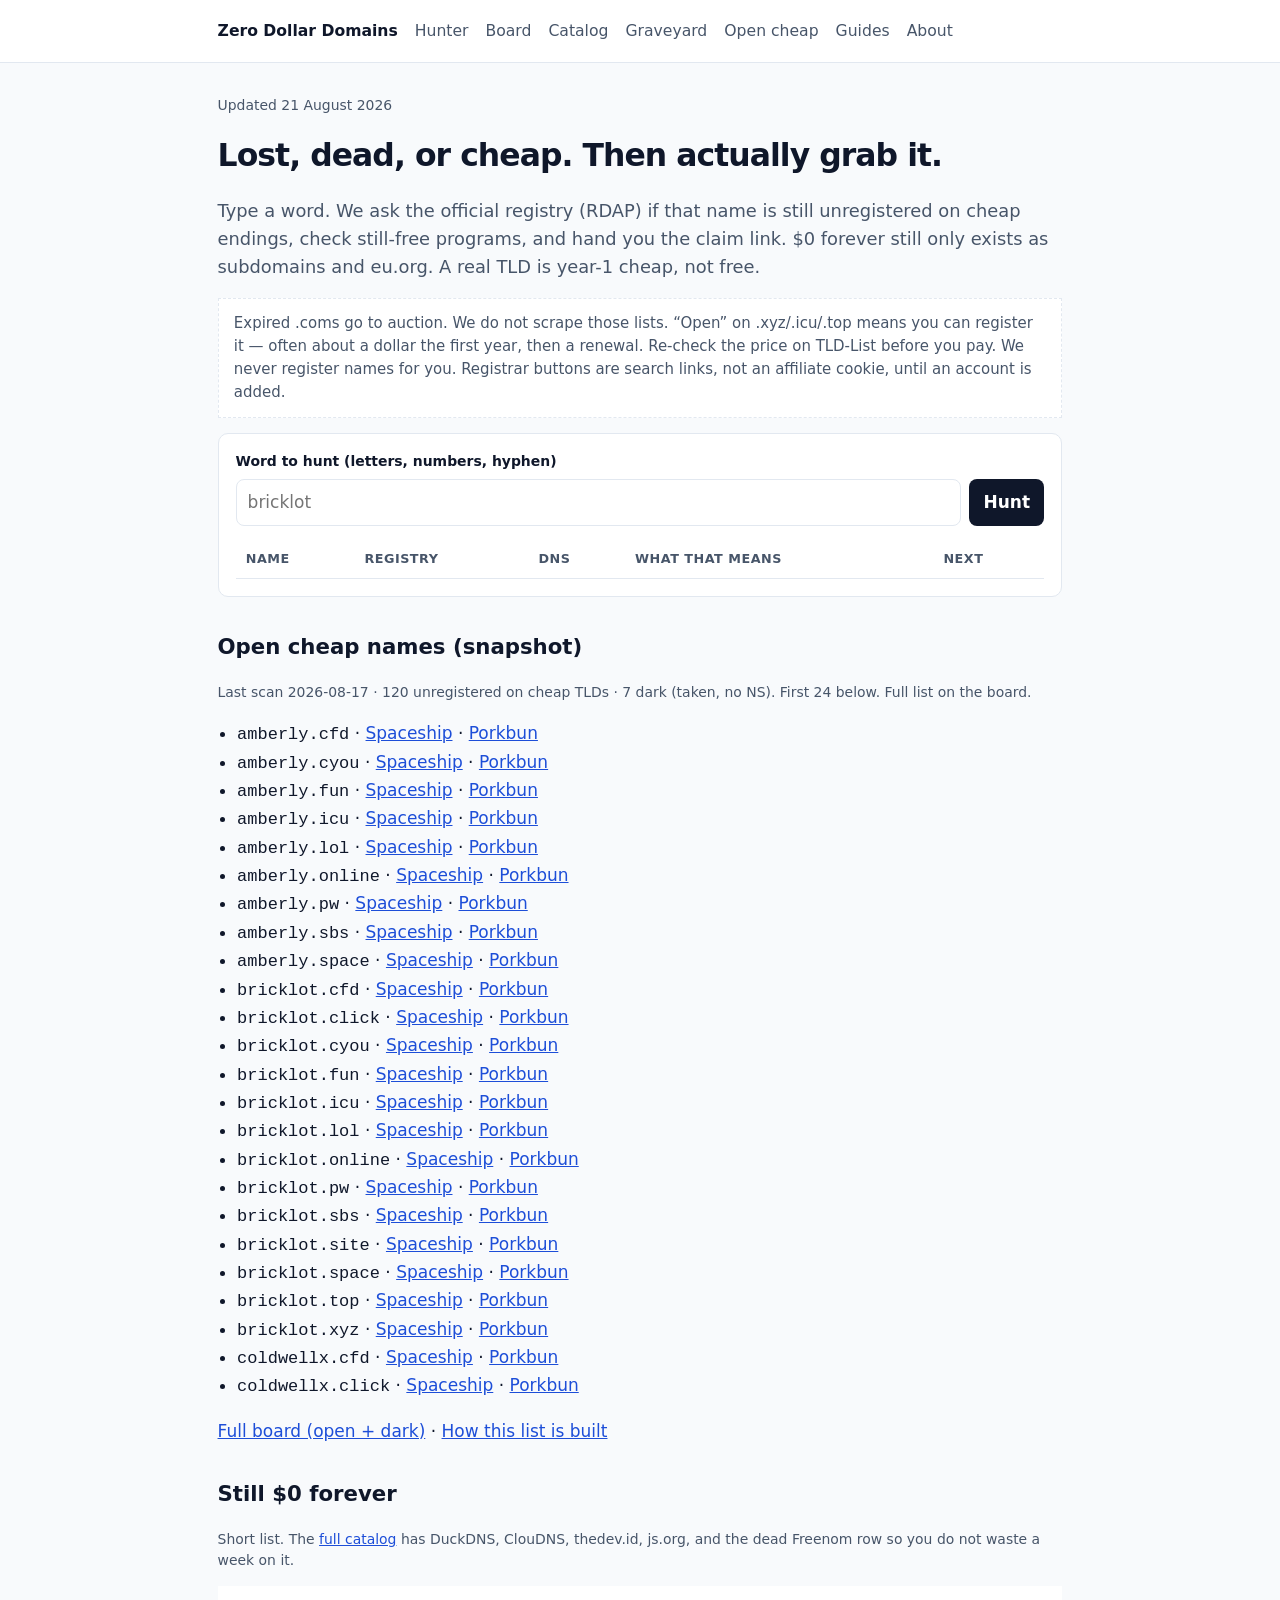
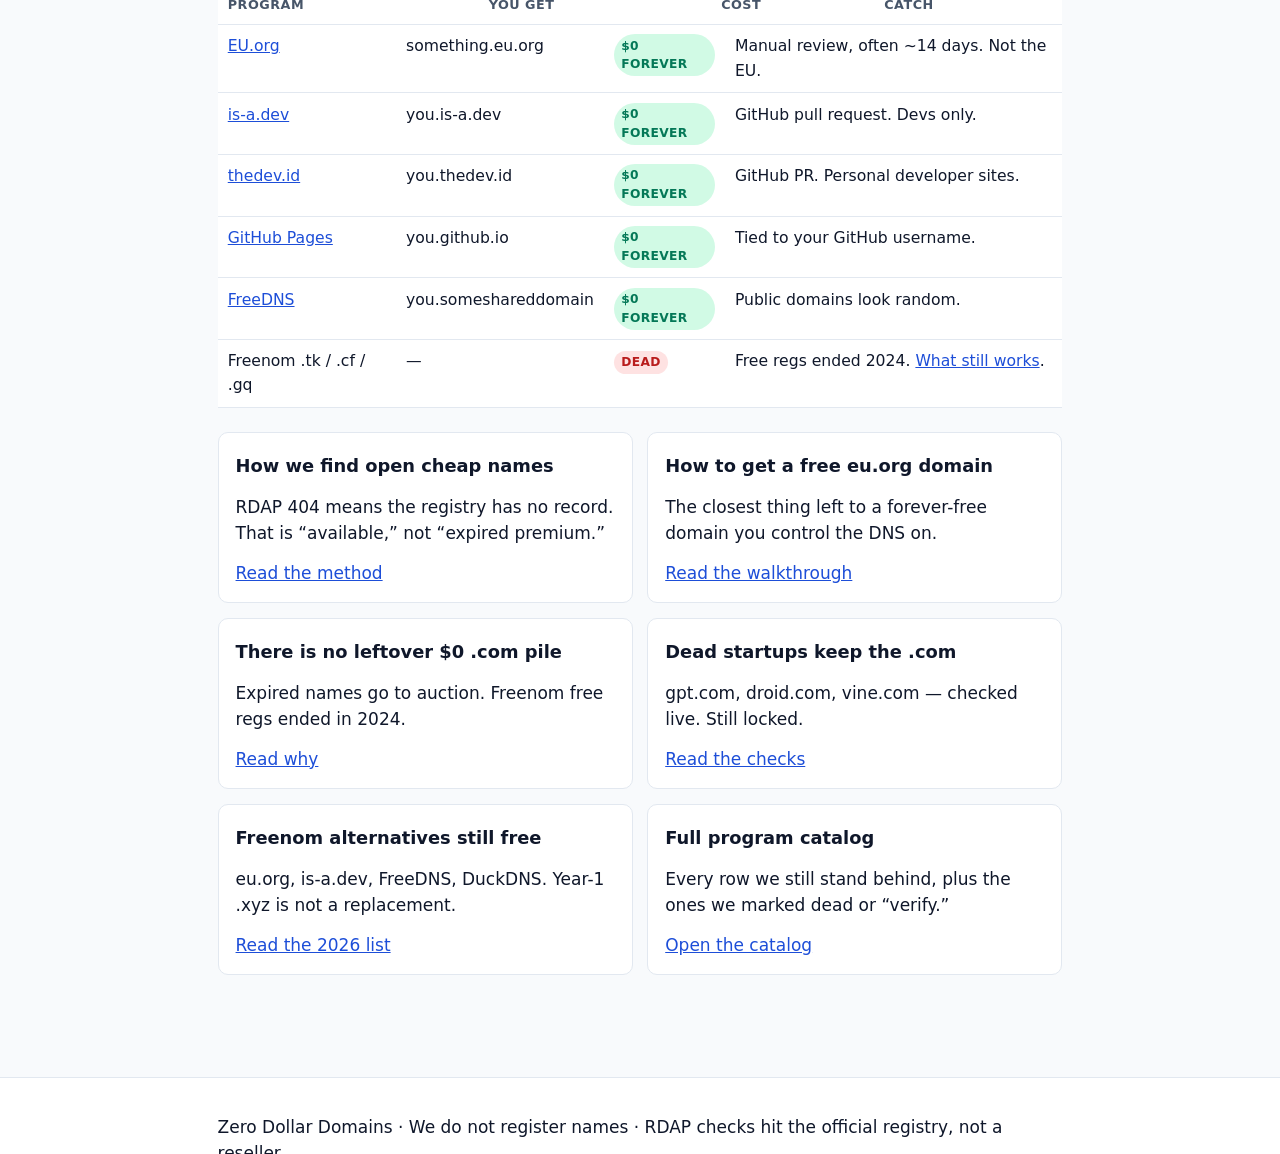
<file: index.html>
<!DOCTYPE html>
<html lang="en">
<head>
  <meta charset="utf-8">
  <meta name="viewport" content="width=device-width, initial-scale=1">
  <title>Zero Dollar Domains — hunt $0 programs and cheap open TLDs</title>
  <meta name="description" content="Type a word. We check official RDAP plus still-free programs (eu.org, is-a.dev). Open cheap TLDs get a register link. Not an expired-.com dump.">
  <link rel="canonical" href="https://arynjennen1989-stack.github.io/">
  <meta name="robots" content="index,follow">
  <meta property="og:title" content="Zero Dollar Domains — hunt $0 programs and cheap open TLDs">
  <meta property="og:description" content="Live RDAP hunter. Open cheap names go to a registrar. $0 programs stay $0.">
  <meta property="og:url" content="https://arynjennen1989-stack.github.io/">
  <meta property="og:type" content="website">
  <link rel="stylesheet" href="/assets/style.css">
  <link rel="alternate" type="application/atom+xml" title="Zero Dollar Domains guides" href="/guides/atom.xml">
  <link rel="icon" href="/assets/favicon.svg" type="image/svg+xml">
  <link rel="apple-touch-icon" href="/assets/apple-touch-icon.png">
  <meta property="og:image" content="https://arynjennen1989-stack.github.io/assets/og.png">
  <meta property="og:image:alt" content="Zero Dollar Domains — hunt $0 programs and cheap open TLDs">
  <meta name="twitter:card" content="summary_large_image">
  <meta name="twitter:title" content="Zero Dollar Domains — hunt $0 programs and cheap open TLDs">
  <meta name="twitter:description" content="Live RDAP hunter. Open cheap names go to a registrar. $0 programs stay $0.">
  <meta name="twitter:image" content="https://arynjennen1989-stack.github.io/assets/og.png">
  <script type="application/ld+json">
  {"@context":"https://schema.org","@type":"WebSite","name":"Zero Dollar Domains","url":"https://arynjennen1989-stack.github.io/","description":"Hunt unused cheap domain names and still-free subdomain programs."}
  </script>
</head>
<body>
  <header>
    <div class="wrap">
      <nav>
        <a class="brand" href="/">Zero Dollar Domains</a>
        <a href="/#hunt">Hunter</a>
        <a href="/board.html">Board</a>
        <a href="/catalog.html">Catalog</a>
        <a href="/graveyard.html">Graveyard</a>
        <a href="/#open">Open cheap</a>
        <a href="/guides/">Guides</a>
        <a href="/about.html">About</a>
      </nav>
    </div>
  </header>
  <main class="wrap">
    <p class="meta">Updated 21 August 2026</p>
    <h1>Lost, dead, or cheap. Then actually grab it.</h1>
    <p class="lede">Type a word. We ask the official registry (RDAP) if that name is still unregistered on cheap endings, check still-free programs, and hand you the claim link. $0 forever still only exists as subdomains and eu.org. A real TLD is year-1 cheap, not free.</p>
    <p class="disclaimer">Expired .coms go to auction. We do not scrape those lists. “Open” on .xyz/.icu/.top means you can register it — often about a dollar the first year, then a renewal. Re-check the price on TLD-List before you pay. We never register names for you. Registrar buttons are search links, not an affiliate cookie, until an account is added.</p>

    <section class="finder" id="hunt">
      <label for="slug">Word to hunt (letters, numbers, hyphen)</label>
      <div class="row">
        <input id="slug" maxlength="40" placeholder="bricklot" autocomplete="off">
        <button type="button" id="go">Hunt</button>
      </div>
      <p class="meta" id="status"></p>
      <table id="hunt-table" hidden>
        <thead>
          <tr><th>Name</th><th>Registry</th><th>DNS</th><th>What that means</th><th>Next</th></tr>
        </thead>
        <tbody></tbody>
      </table>
    </section>

    <h2 id="open">Open cheap names (snapshot)</h2>
    <p class="meta" id="snap-meta">Loading last RDAP scan…</p>
    <ul id="open-list" class="plain"></ul>
    <p><a href="/board.html">Full board (open + dark)</a> · <a href="/guides/how-we-find-open-cheap-names.html">How this list is built</a></p>

    <h2 id="list">Still $0 forever</h2>
    <p class="meta">Short list. The <a href="/catalog.html">full catalog</a> has DuckDNS, ClouDNS, thedev.id, js.org, and the dead Freenom row so you do not waste a week on it.</p>
    <table>
      <thead>
        <tr><th>Program</th><th>You get</th><th>Cost</th><th>Catch</th></tr>
      </thead>
      <tbody>
        <tr>
          <td><a href="https://nic.eu.org/">EU.org</a></td>
          <td>something.eu.org</td>
          <td><span class="tag tag-free">$0 forever</span></td>
          <td>Manual review, often ~14 days. Not the EU.</td>
        </tr>
        <tr>
          <td><a href="https://is-a.dev/">is-a.dev</a></td>
          <td>you.is-a.dev</td>
          <td><span class="tag tag-free">$0 forever</span></td>
          <td>GitHub pull request. Devs only.</td>
        </tr>
        <tr>
          <td><a href="https://thedev.id/">thedev.id</a></td>
          <td>you.thedev.id</td>
          <td><span class="tag tag-free">$0 forever</span></td>
          <td>GitHub PR. Personal developer sites.</td>
        </tr>
        <tr>
          <td><a href="https://pages.github.com/">GitHub Pages</a></td>
          <td>you.github.io</td>
          <td><span class="tag tag-free">$0 forever</span></td>
          <td>Tied to your GitHub username.</td>
        </tr>
        <tr>
          <td><a href="https://freedns.afraid.org/">FreeDNS</a></td>
          <td>you.someshareddomain</td>
          <td><span class="tag tag-free">$0 forever</span></td>
          <td>Public domains look random.</td>
        </tr>
        <tr>
          <td>Freenom .tk / .cf / .gq</td>
          <td>—</td>
          <td><span class="tag tag-dead">dead</span></td>
          <td>Free regs ended 2024. <a href="/guides/freenom-alternatives-still-free-2026.html">What still works</a>.</td>
        </tr>
      </tbody>
    </table>

    <div class="cards">
      <article class="card">
        <h3>How we find open cheap names</h3>
        <p>RDAP 404 means the registry has no record. That is “available,” not “expired premium.”</p>
        <a href="/guides/how-we-find-open-cheap-names.html">Read the method</a>
      </article>
      <article class="card">
        <h3>How to get a free eu.org domain</h3>
        <p>The closest thing left to a forever-free domain you control the DNS on.</p>
        <a href="/guides/how-to-get-a-free-eu-org-domain.html">Read the walkthrough</a>
      </article>
      <article class="card">
        <h3>There is no leftover $0 .com pile</h3>
        <p>Expired names go to auction. Freenom free regs ended in 2024.</p>
        <a href="/guides/there-are-no-free-leftover-dotcoms.html">Read why</a>
      </article>
      <article class="card">
        <h3>Dead startups keep the .com</h3>
        <p>gpt.com, droid.com, vine.com — checked live. Still locked.</p>
        <a href="/guides/dead-startups-keep-their-domains.html">Read the checks</a>
      </article>
      <article class="card">
        <h3>Freenom alternatives still free</h3>
        <p>eu.org, is-a.dev, FreeDNS, DuckDNS. Year-1 .xyz is not a replacement.</p>
        <a href="/guides/freenom-alternatives-still-free-2026.html">Read the 2026 list</a>
      </article>
      <article class="card">
        <h3>Full program catalog</h3>
        <p>Every row we still stand behind, plus the ones we marked dead or “verify.”</p>
        <a href="/catalog.html">Open the catalog</a>
      </article>
    </div>
  </main>
  <footer>
    <div class="wrap">
      <p>Zero Dollar Domains · We do not register names · RDAP checks hit the official registry, not a reseller.</p>
    </div>
  </footer>
  <script>
    const TLDS = [
      { tld: "xyz", rdap: "https://rdap.centralnic.com/xyz", kind: "cheap", year1: "~$1–2 yr1" },
      { tld: "icu", rdap: "https://rdap.centralnic.com/icu", kind: "cheap", year1: "promo / check" },
      { tld: "lol", rdap: "https://rdap.centralnic.com/lol", kind: "cheap", year1: "promo / check" },
      { tld: "cfd", rdap: "https://rdap.centralnic.com/cfd", kind: "cheap", year1: "promo / check" },
      { tld: "sbs", rdap: "https://rdap.centralnic.com/sbs", kind: "cheap", year1: "promo / check" },
      { tld: "cyou", rdap: "https://rdap.centralnic.com/cyou", kind: "cheap", year1: "promo / check" },
      { tld: "online", rdap: "https://rdap.radix.host/rdap", kind: "cheap", year1: "~$1 yr1, ~$21 renew" },
      { tld: "site", rdap: "https://rdap.radix.host/rdap", kind: "cheap", year1: "~$1 yr1, ~$21 renew" },
      { tld: "space", rdap: "https://rdap.radix.host/rdap", kind: "cheap", year1: "promo / check" },
      { tld: "fun", rdap: "https://rdap.radix.host/rdap", kind: "cheap", year1: "promo / check" },
      { tld: "pw", rdap: "https://rdap.radix.host/rdap", kind: "cheap", year1: "promo / check" },
      { tld: "top", rdap: "https://rdap.zdnsgtld.com/top", kind: "cheap", year1: "~$1 yr1" },
      { tld: "click", rdap: "https://rdap.registry.click/rdap", kind: "cheap", year1: "~$1 yr1" },
      { tld: "com", rdap: "https://rdap.verisign.com/com/v1", kind: "paid", year1: "~$6–10 yr1" }
    ];
    const input = document.getElementById("slug");
    const status = document.getElementById("status");
    const table = document.getElementById("hunt-table");
    const tbody = table.querySelector("tbody");

    function clean(s) {
      return (s || "").toLowerCase().trim().replace(/[^a-z0-9-]/g, "");
    }
    function esc(s) {
      return String(s).replace(/[&<>"]/g, function (c) {
        return ({ "&": "&amp;", "<": "&lt;", ">": "&gt;", '"': "&quot;" })[c];
      });
    }

    async function rdap(base, name) {
      try {
        const r = await fetch(base.replace(/\/$/, "") + "/domain/" + name, {
          headers: { Accept: "application/rdap+json" }
        });
        if (r.status === 404) return "open";
        if (r.status === 200) return "registered";
        return "unknown";
      } catch (e) {
        return "blocked";
      }
    }

    async function dns(name) {
      try {
        const r = await fetch(
          "https://cloudflare-dns.com/dns-query?name=" + encodeURIComponent(name) + "&type=NS",
          { headers: { accept: "application/dns-json" } }
        );
        const d = await r.json();
        if (d.Status === 3) return "no NS (dead / never used)";
        if (d.Status === 0 && (d.Answer || []).length) return "has nameservers";
        return "no useful DNS";
      } catch (e) {
        return "dns check failed";
      }
    }

    async function checkIsADev(slug) {
      try {
        const r = await fetch(
          "https://raw.githubusercontent.com/is-a-dev/register/main/domains/" + slug + ".json",
          { cache: "no-store" }
        );
        if (r.status === 404) return "open on is-a.dev";
        if (r.ok) return "taken on is-a.dev";
        return "could not check is-a.dev";
      } catch (e) {
        return "could not check is-a.dev";
      }
    }

    function meaning(reg, dnsText, kind) {
      if (reg === "open" && kind === "cheap") return "Unregistered. Cheap first year, not $0 forever.";
      if (reg === "open" && kind === "paid") return "Unregistered .com — still costs a registrar fee.";
      if (reg === "registered" && dnsText.indexOf("no NS") !== -1) return "Registered but dark. Not free. Owner still has it.";
      if (reg === "registered") return "Someone has it.";
      return "Could not finish the check.";
    }

    function registrarLinks(name) {
      const q = encodeURIComponent(name);
      const ship = "https://www.spaceship.com/domain-search/?query=" + q;
      const bun = "https://porkbun.com/checkout/search?q=" + q;
      const tld = "https://tld-list.com/";
      return '<a href="' + ship + '" rel="noopener">Spaceship</a> · <a href="' + bun + '" rel="noopener">Porkbun</a> · <a href="' + tld + '" rel="noopener">prices</a>';
    }

    async function hunt() {
      const slug = clean(input.value);
      if (!slug || slug.length < 2) {
        status.textContent = "Type at least 2 characters.";
        return;
      }
      status.textContent = "Asking registries…";
      table.hidden = false;
      tbody.innerHTML = "";
      const isa = await checkIsADev(slug);
      tbody.insertAdjacentHTML(
        "beforeend",
        "<tr><td><strong>" + esc(slug) + ".is-a.dev</strong></td><td>" + esc(isa) +
          "</td><td>—</td><td>$0 if open. GitHub PR.</td><td><a href=\"https://github.com/is-a-dev/register\" rel=\"noopener\">Claim</a></td></tr>"
      );
      tbody.insertAdjacentHTML(
        "beforeend",
        "<tr><td><strong>" + esc(slug) + ".eu.org</strong></td><td>request</td><td>—</td>" +
          "<td>$0 forever if nic.eu.org approves. Manual, ~2 weeks.</td>" +
          "<td><a href=\"https://nic.eu.org/\" rel=\"noopener\">Request</a></td></tr>"
      );
      tbody.insertAdjacentHTML(
        "beforeend",
        "<tr><td><strong>" + esc(slug) + ".thedev.id</strong></td><td>request</td><td>—</td>" +
          "<td>$0 if they merge the PR. Devs, personal sites.</td>" +
          "<td><a href=\"https://thedev.id/\" rel=\"noopener\">Claim</a></td></tr>"
      );
      for (const spec of TLDS) {
        const name = slug + "." + spec.tld;
        const tr = document.createElement("tr");
        tr.innerHTML =
          "<td><strong>" + esc(name) + "</strong></td><td>…</td><td>…</td><td></td><td class=\"meta\">" + esc(spec.year1) + "</td>";
        tbody.appendChild(tr);
        const cells = tr.children;
        const [reg, dnsText] = await Promise.all([rdap(spec.rdap, name), dns(name)]);
        cells[1].textContent = reg;
        cells[2].textContent = dnsText;
        cells[3].textContent = meaning(reg, dnsText, spec.kind);
        if (reg === "open") {
          cells[1].innerHTML = '<span class="tag tag-free">open</span>';
          cells[4].innerHTML = registrarLinks(name);
        }
        if (reg === "registered") cells[1].innerHTML = '<span class="tag tag-dead">taken</span>';
      }
      status.textContent = "Done. Open ≠ leftover auction name. $0 rows go to the program. Cheap rows go to a registrar search.";
    }

    document.getElementById("go").addEventListener("click", hunt);
    input.addEventListener("keydown", function (e) {
      if (e.key === "Enter") hunt();
    });

    fetch("/data/open-cheap.json")
      .then(function (r) { return r.json(); })
      .then(function (d) {
        var open = d.open || [];
        var preview = open.slice(0, 24);
        document.getElementById("snap-meta").textContent =
          "Last scan " + d.updated + " · " + open.length +
          " unregistered on cheap TLDs" +
          (d.dark_count ? " · " + d.dark_count + " dark (taken, no NS)" : "") +
          ". First " + preview.length + " below. Full list on the board.";
        document.getElementById("open-list").innerHTML = preview
          .map(function (item) {
            var n = typeof item === "string" ? item : item.name;
            const q = encodeURIComponent(n);
            return "<li><code>" + esc(n) + "</code> · <a href=\"https://www.spaceship.com/domain-search/?query=" +
              q + "\" rel=\"noopener\">Spaceship</a> · <a href=\"https://porkbun.com/checkout/search?q=" +
              q + "\" rel=\"noopener\">Porkbun</a></li>";
          })
          .join("");
      })
      .catch(function () {
        document.getElementById("snap-meta").textContent = "Snapshot failed to load.";
      });
  </script>
</body>
</html>
</file>
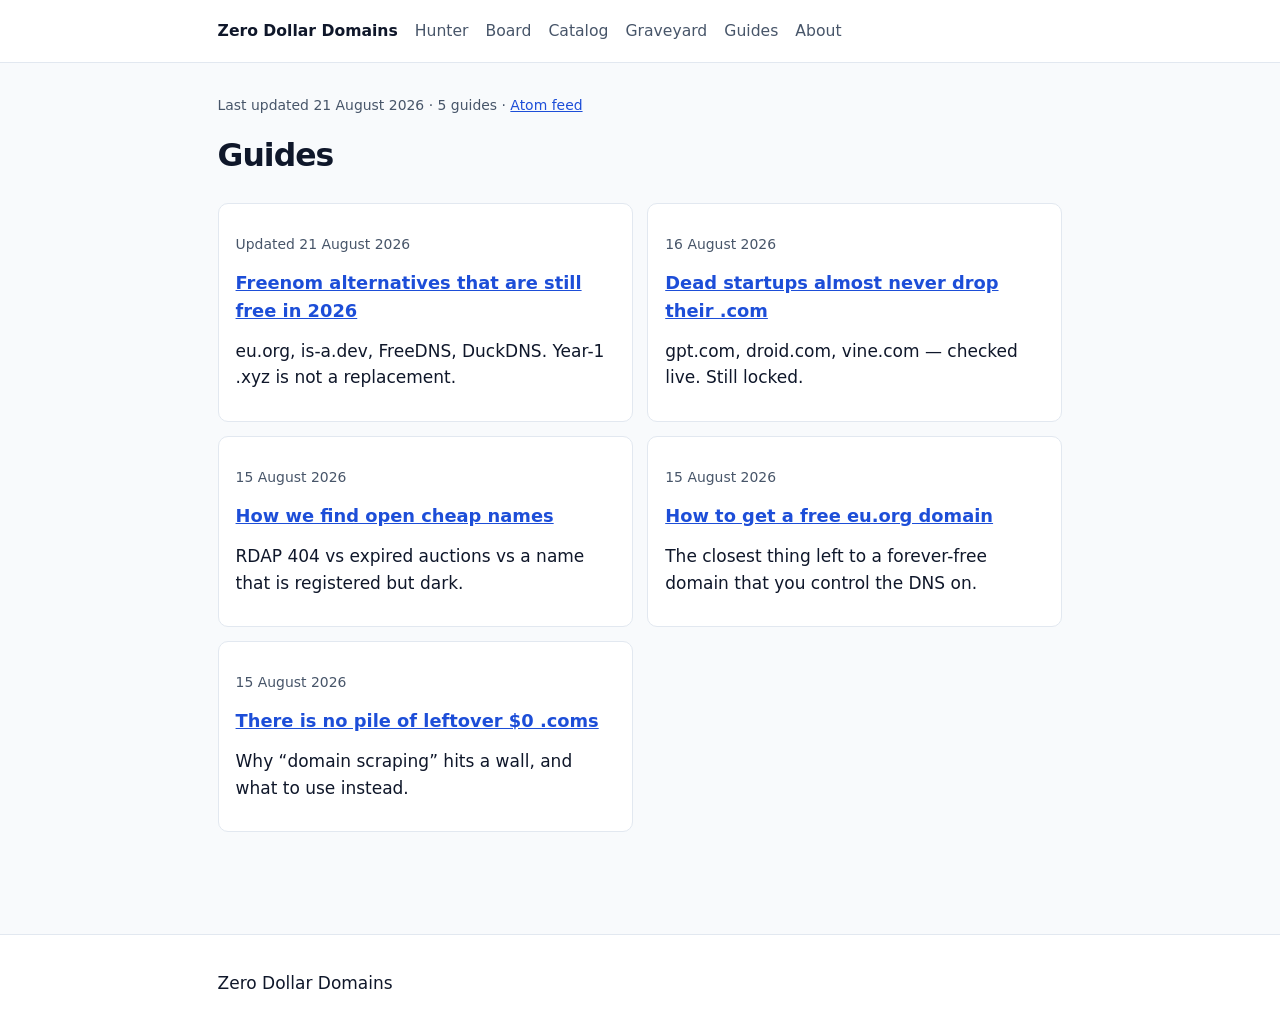
<file: guides/index.html>
<!DOCTYPE html>
<html lang="en">
<head>
  <meta charset="utf-8">
  <meta name="viewport" content="width=device-width, initial-scale=1">
  <meta name="robots" content="index,follow">
  <title>Guides — Zero Dollar Domains</title>
  <meta name="description" content="How to actually claim a $0 domain in 2026, and why leftover .coms are not free.">
  <link rel="canonical" href="https://arynjennen1989-stack.github.io/guides/">
  <meta property="og:title" content="Guides — Zero Dollar Domains">
  <meta property="og:description" content="How to actually claim a $0 domain in 2026, and why leftover .coms are not free.">
  <meta property="og:url" content="https://arynjennen1989-stack.github.io/guides/">
  <meta property="og:type" content="website">
  <link rel="stylesheet" href="/assets/style.css">
  <link rel="icon" href="/assets/favicon.svg" type="image/svg+xml">
  <link rel="apple-touch-icon" href="/assets/apple-touch-icon.png">
  <meta property="og:image" content="https://arynjennen1989-stack.github.io/assets/og.png">
  <meta property="og:image:alt" content="Zero Dollar Domains — hunt $0 programs and cheap open TLDs">
  <meta name="twitter:card" content="summary_large_image">
  <meta name="twitter:title" content="Guides — Zero Dollar Domains">
  <meta name="twitter:description" content="How to claim a $0 domain in 2026, and why leftover .coms are not free.">
  <meta name="twitter:image" content="https://arynjennen1989-stack.github.io/assets/og.png">
  <script type="application/ld+json">
  {"@context":"https://schema.org","@type":"CollectionPage","name":"Guides — Zero Dollar Domains","url":"https://arynjennen1989-stack.github.io/guides/","description":"How to actually claim a $0 domain in 2026, and why leftover .coms are not free."}
  </script>
</head>
<body>
  <header>
    <div class="wrap">
      <nav>
        <a class="brand" href="/">Zero Dollar Domains</a>
        <a href="/#hunt">Hunter</a>
        <a href="/board.html">Board</a>
        <a href="/catalog.html">Catalog</a>
        <a href="/graveyard.html">Graveyard</a>
        <a href="/guides/">Guides</a>
        <a href="/about.html">About</a>
      </nav>
    </div>
  </header>
  <main class="wrap">
    <p class="meta">Last updated 21 August 2026 · 5 guides · <a href="/guides/atom.xml">Atom feed</a></p>
    <h1>Guides</h1>
    <div class="cards">
      <article class="card">
        <p class="meta">Updated 21 August 2026</p>
        <h2><a href="/guides/freenom-alternatives-still-free-2026.html">Freenom alternatives that are still free in 2026</a></h2>
        <p>eu.org, is-a.dev, FreeDNS, DuckDNS. Year-1 .xyz is not a replacement.</p>
      </article>
      <article class="card">
        <p class="meta">16 August 2026</p>
        <h2><a href="/guides/dead-startups-keep-their-domains.html">Dead startups almost never drop their .com</a></h2>
        <p>gpt.com, droid.com, vine.com — checked live. Still locked.</p>
      </article>
      <article class="card">
        <p class="meta">15 August 2026</p>
        <h2><a href="/guides/how-we-find-open-cheap-names.html">How we find open cheap names</a></h2>
        <p>RDAP 404 vs expired auctions vs a name that is registered but dark.</p>
      </article>
      <article class="card">
        <p class="meta">15 August 2026</p>
        <h2><a href="/guides/how-to-get-a-free-eu-org-domain.html">How to get a free eu.org domain</a></h2>
        <p>The closest thing left to a forever-free domain that you control the DNS on.</p>
      </article>
      <article class="card">
        <p class="meta">15 August 2026</p>
        <h2><a href="/guides/there-are-no-free-leftover-dotcoms.html">There is no pile of leftover $0 .coms</a></h2>
        <p>Why “domain scraping” hits a wall, and what to use instead.</p>
      </article>
    </div>
  </main>
  <footer>
    <div class="wrap"><p>Zero Dollar Domains</p></div>
  </footer>
</body>
</html>
</file>
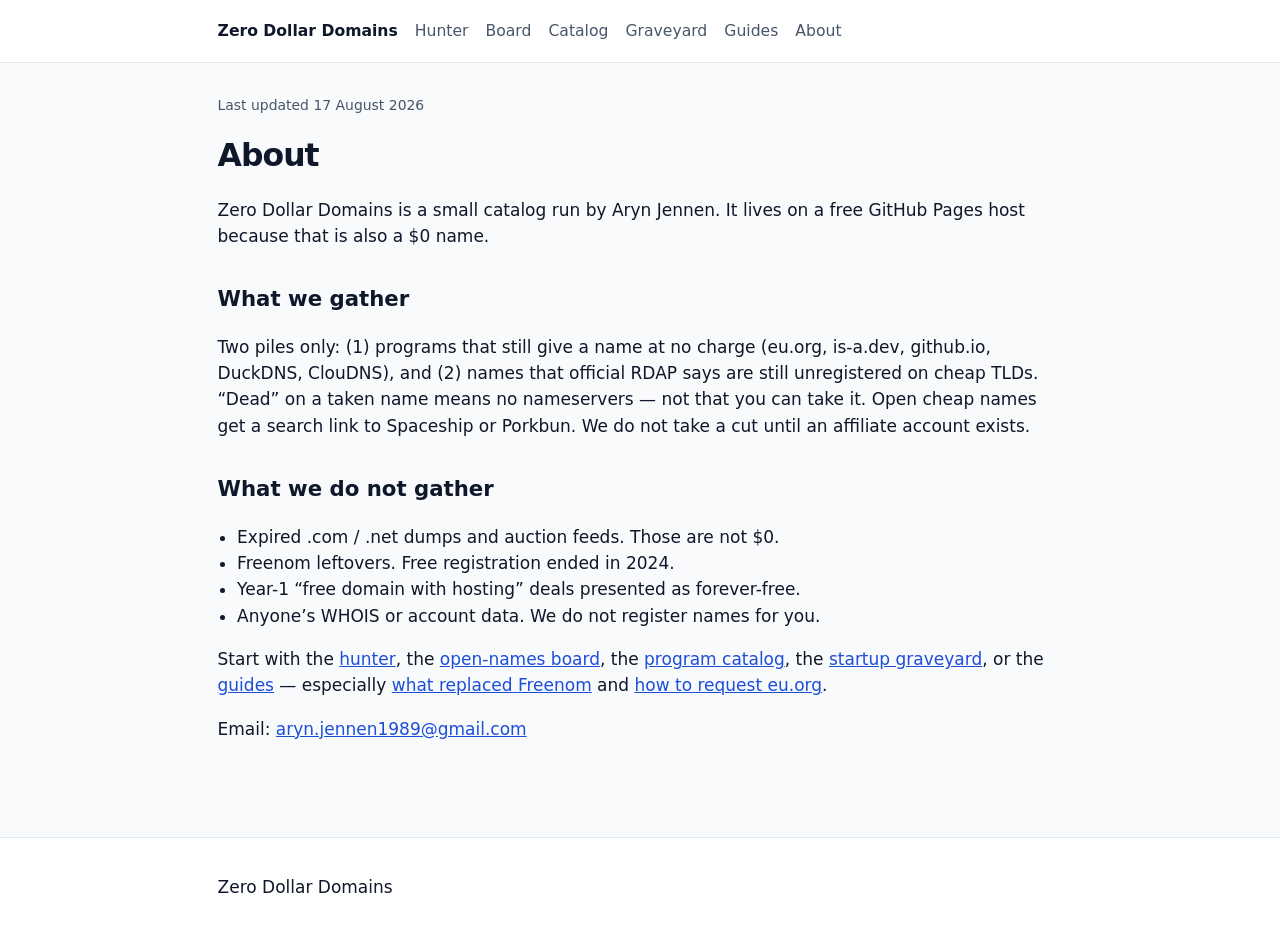
<file: about.html>
<!DOCTYPE html>
<html lang="en">
<head>
  <meta charset="utf-8">
  <meta name="viewport" content="width=device-width, initial-scale=1">
  <meta name="robots" content="index,follow">
  <title>About Zero Dollar Domains</title>
  <meta name="description" content="What this site is: a catalog of still-free domain programs. What it is not: a scraper of leftover .coms.">
  <link rel="canonical" href="https://arynjennen1989-stack.github.io/about.html">
  <meta property="og:title" content="About Zero Dollar Domains">
  <meta property="og:description" content="What this site is: a catalog of still-free domain programs. What it is not: a scraper of leftover .coms.">
  <meta property="og:url" content="https://arynjennen1989-stack.github.io/about.html">
  <meta property="og:type" content="website">
  <link rel="stylesheet" href="/assets/style.css">
  <link rel="icon" href="/assets/favicon.svg" type="image/svg+xml">
  <link rel="apple-touch-icon" href="/assets/apple-touch-icon.png">
  <meta property="og:image" content="https://arynjennen1989-stack.github.io/assets/og.png">
  <meta property="og:image:alt" content="Zero Dollar Domains — hunt $0 programs and cheap open TLDs">
  <meta name="twitter:card" content="summary_large_image">
  <meta name="twitter:title" content="About Zero Dollar Domains">
  <meta name="twitter:description" content="A catalog of still-free domain programs. Not a leftover-.com scraper.">
  <meta name="twitter:image" content="https://arynjennen1989-stack.github.io/assets/og.png">
  <script type="application/ld+json">
  {"@context":"https://schema.org","@type":"AboutPage","name":"About Zero Dollar Domains","url":"https://arynjennen1989-stack.github.io/about.html","description":"What this site is: a catalog of still-free domain programs. What it is not: a scraper of leftover .coms."}
  </script>
</head>
<body>
  <header>
    <div class="wrap">
      <nav>
        <a class="brand" href="/">Zero Dollar Domains</a>
        <a href="/#hunt">Hunter</a>
        <a href="/board.html">Board</a>
        <a href="/catalog.html">Catalog</a>
        <a href="/graveyard.html">Graveyard</a>
        <a href="/guides/">Guides</a>
        <a href="/about.html">About</a>
      </nav>
    </div>
  </header>
  <main class="wrap">
    <p class="meta">Last updated 17 August 2026</p>
    <h1>About</h1>
    <p>Zero Dollar Domains is a small catalog run by Aryn Jennen. It lives on a free GitHub Pages host because that is also a $0 name.</p>
    <h2>What we gather</h2>
    <p>Two piles only: (1) programs that still give a name at no charge (eu.org, is-a.dev, github.io, DuckDNS, ClouDNS), and (2) names that official RDAP says are still unregistered on cheap TLDs. “Dead” on a taken name means no nameservers — not that you can take it. Open cheap names get a search link to Spaceship or Porkbun. We do not take a cut until an affiliate account exists.</p>
    <h2>What we do not gather</h2>
    <ul class="plain">
      <li>Expired .com / .net dumps and auction feeds. Those are not $0.</li>
      <li>Freenom leftovers. Free registration ended in 2024.</li>
      <li>Year-1 “free domain with hosting” deals presented as forever-free.</li>
      <li>Anyone’s WHOIS or account data. We do not register names for you.</li>
    </ul>
    <p>Start with the <a href="/#hunt">hunter</a>, the <a href="/board.html">open-names board</a>, the <a href="/catalog.html">program catalog</a>, the <a href="/graveyard.html">startup graveyard</a>, or the <a href="/guides/">guides</a> — especially <a href="/guides/freenom-alternatives-still-free-2026.html">what replaced Freenom</a> and <a href="/guides/how-to-get-a-free-eu-org-domain.html">how to request eu.org</a>.</p>
    <p>Email: <a href="mailto:aryn.jennen1989@gmail.com">aryn.jennen1989@gmail.com</a></p>
  </main>
  <footer>
    <div class="wrap"><p>Zero Dollar Domains</p></div>
  </footer>
</body>
</html>
</file>
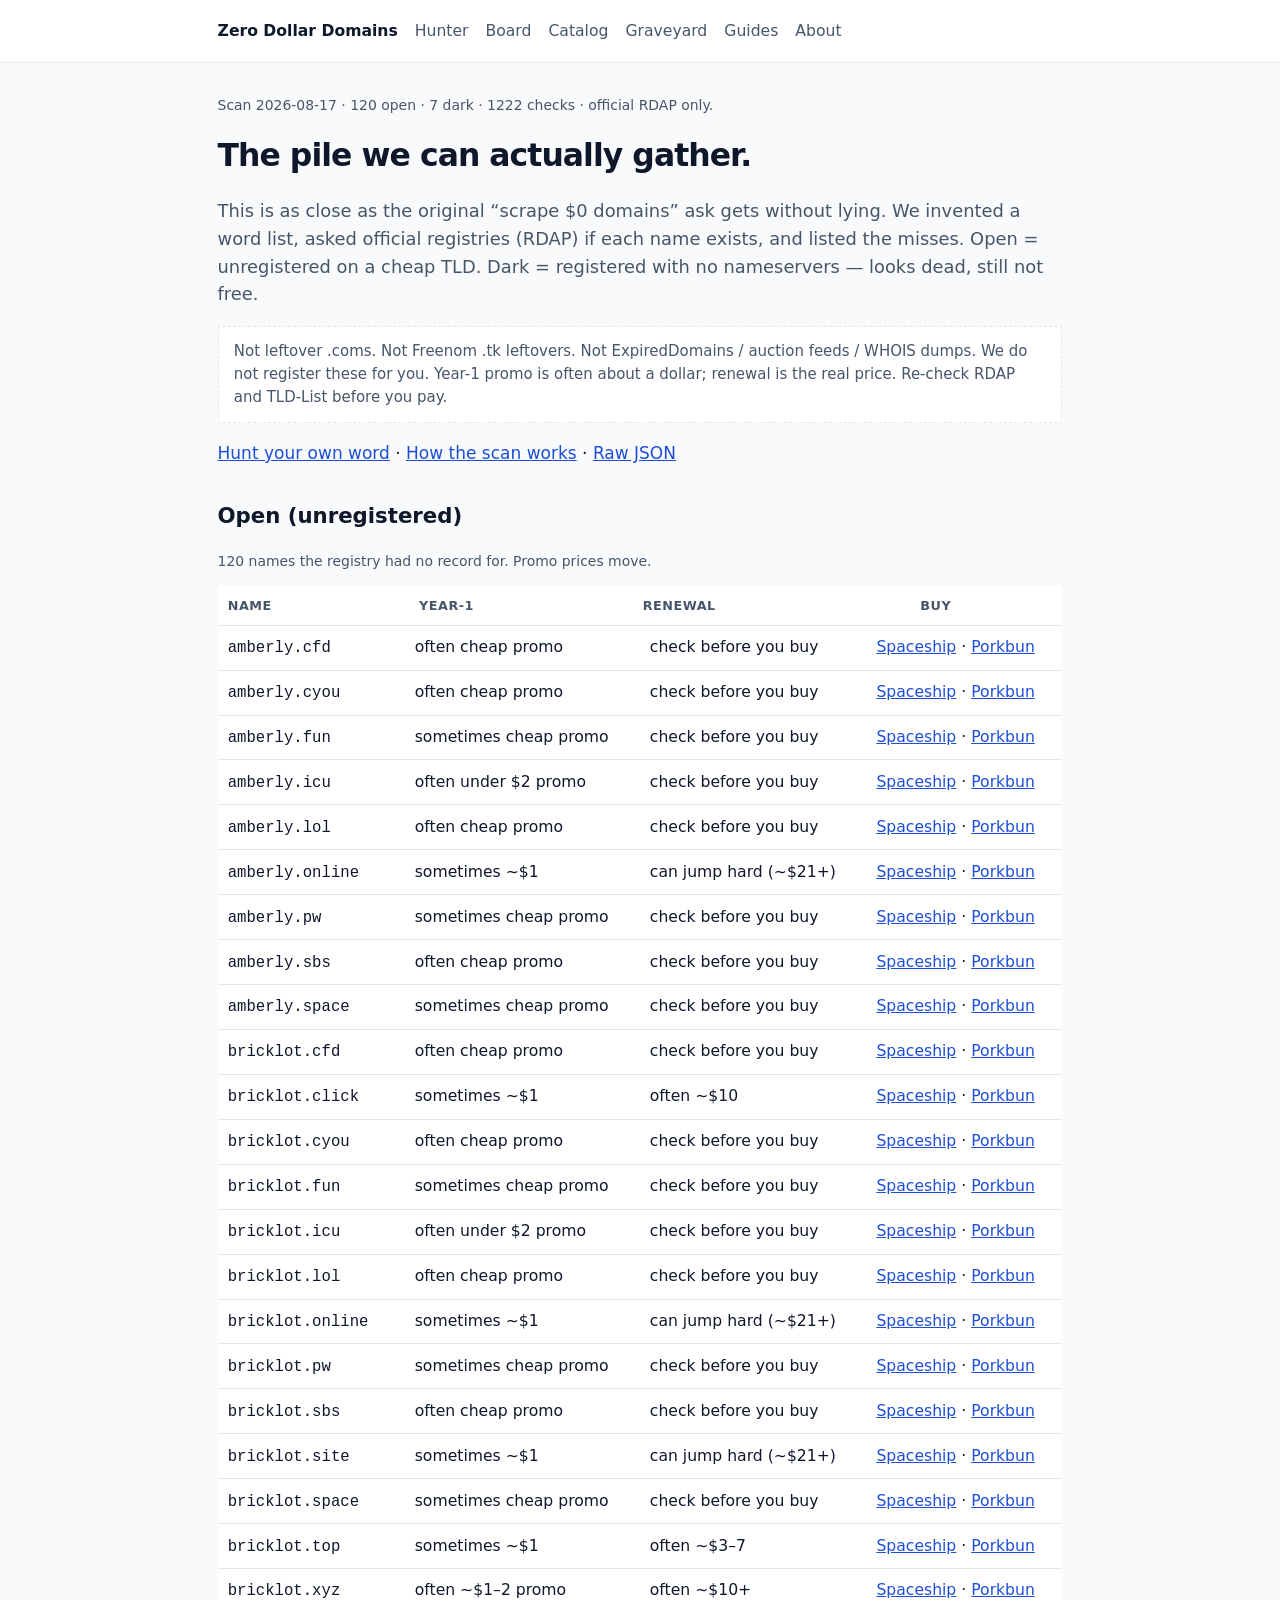
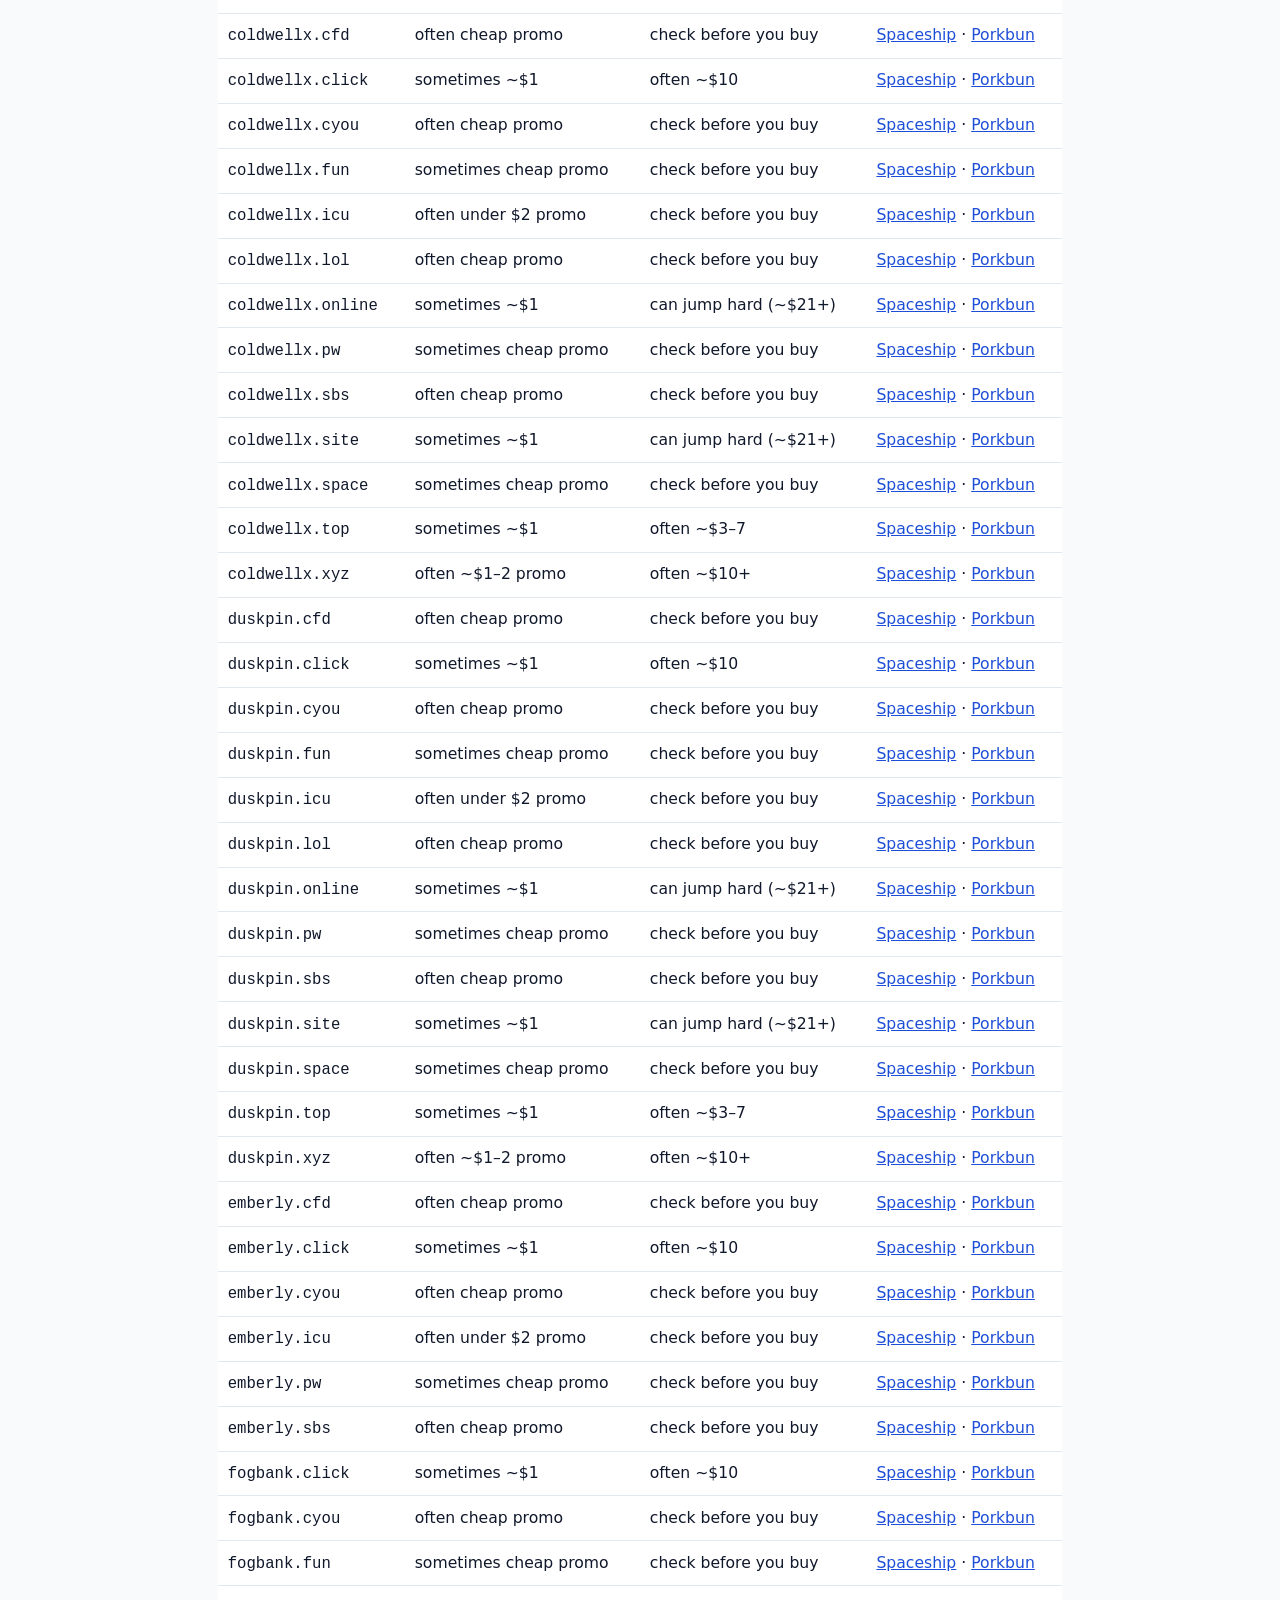
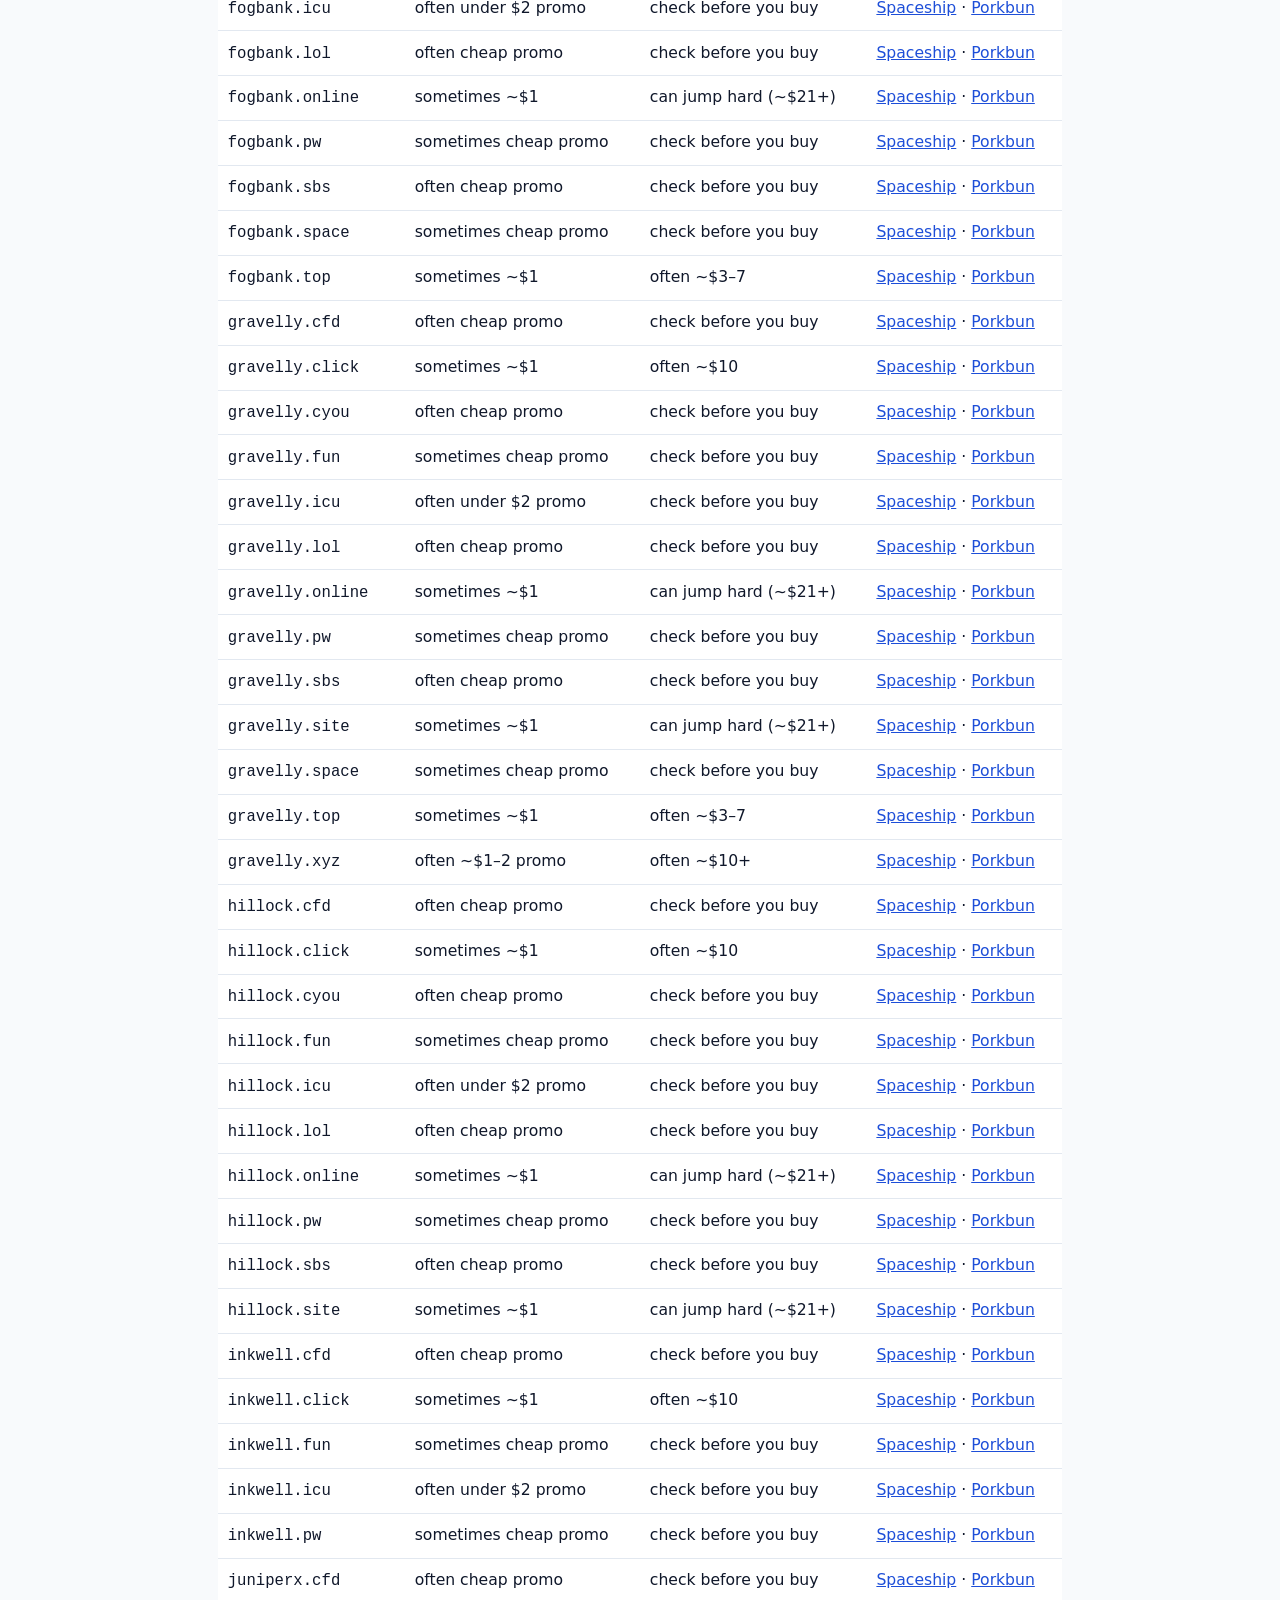
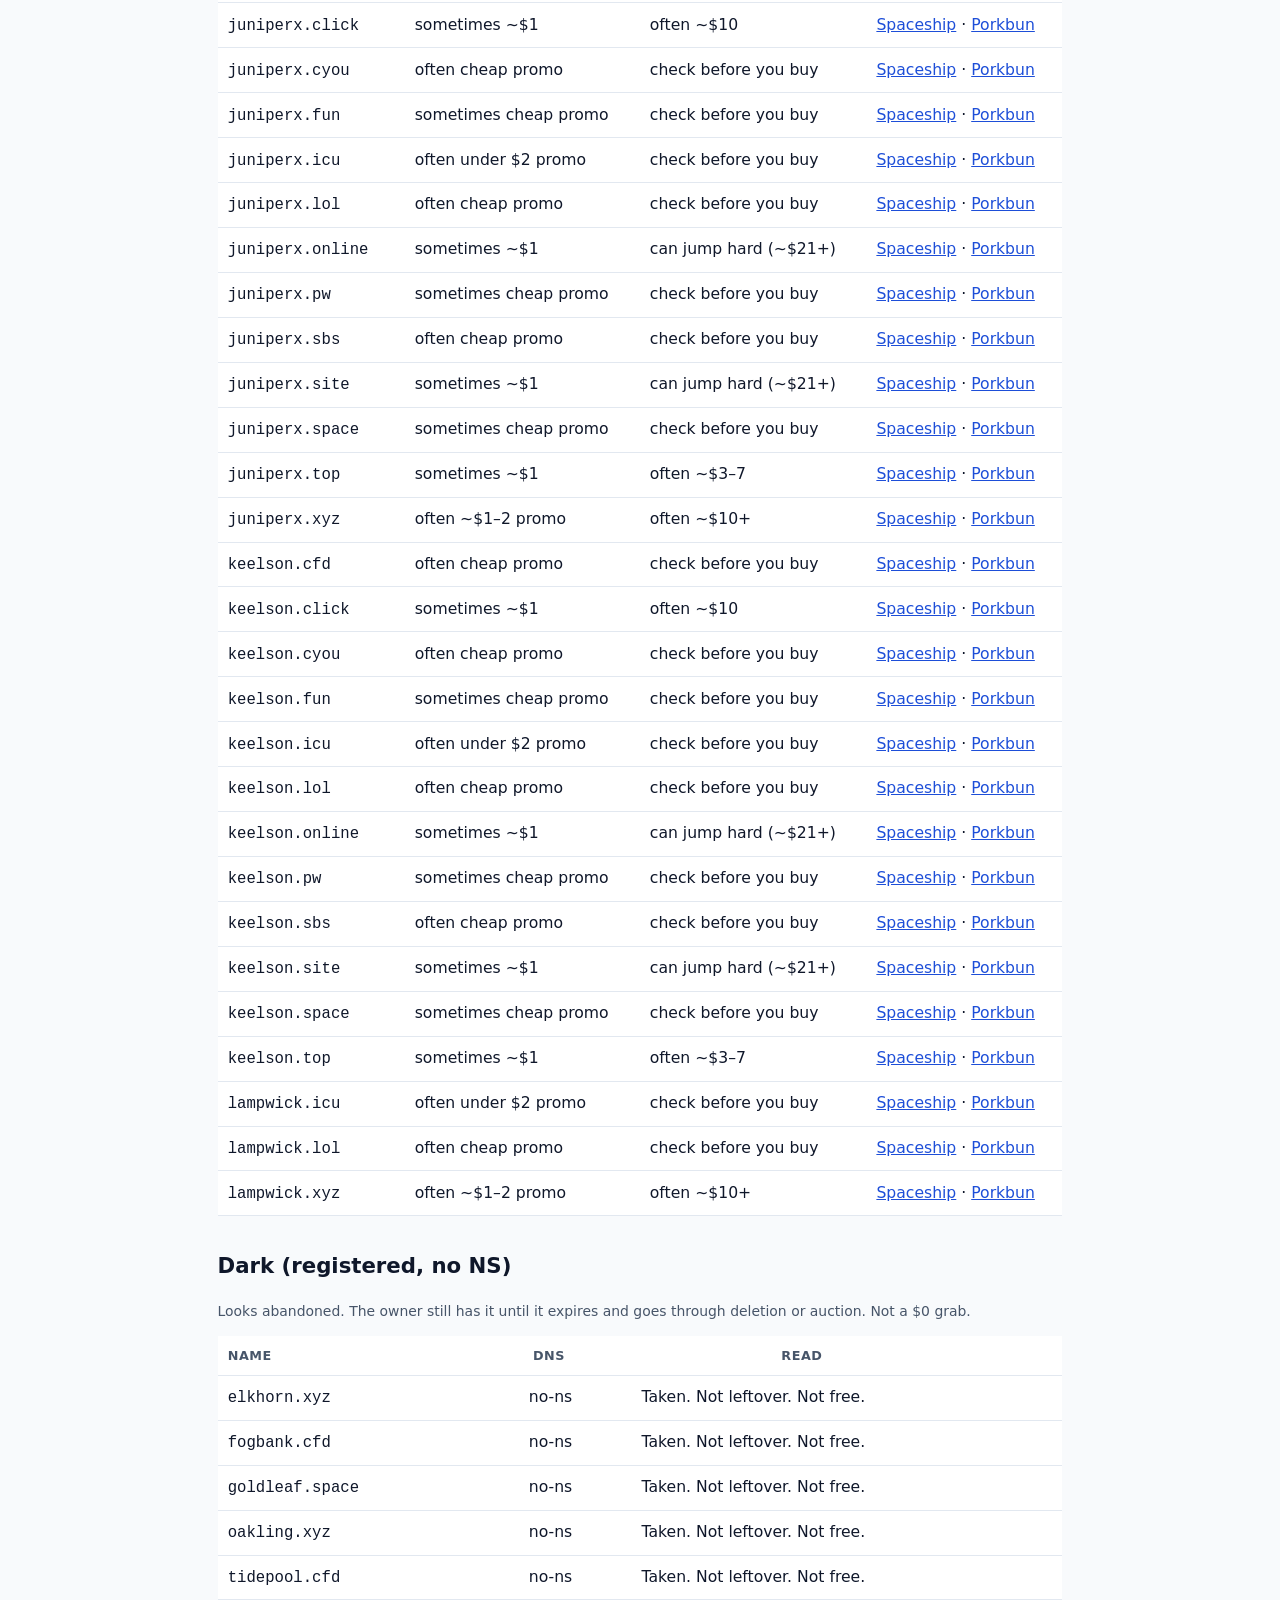
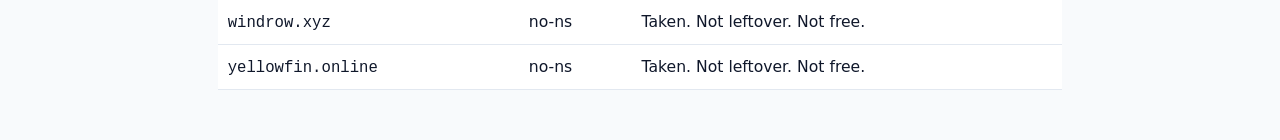
<file: board.html>
<!DOCTYPE html>
<html lang="en">
<head>
  <meta charset="utf-8">
  <meta name="viewport" content="width=device-width, initial-scale=1">
  <title>Open cheap names board — Zero Dollar Domains</title>
  <meta name="description" content="Our own RDAP harvest of unregistered cheap TLDs plus dark-but-taken names. Not leftover .coms, not Freenom, not an auction dump. Year-1 cheap, not $0 forever.">
  <link rel="canonical" href="https://arynjennen1989-stack.github.io/board.html">
  <meta name="robots" content="index,follow">
  <meta property="og:title" content="Open cheap names board — Zero Dollar Domains">
  <meta property="og:description" content="Live RDAP snapshot: unregistered cheap TLDs you can still buy year one, and dark names that look dead but are not free.">
  <meta property="og:url" content="https://arynjennen1989-stack.github.io/board.html">
  <meta property="og:type" content="website">
  <link rel="stylesheet" href="/assets/style.css">
  <link rel="icon" href="/assets/favicon.svg" type="image/svg+xml">
  <link rel="apple-touch-icon" href="/assets/apple-touch-icon.png">
  <meta property="og:image" content="https://arynjennen1989-stack.github.io/assets/og.png">
  <meta property="og:image:alt" content="Zero Dollar Domains — hunt $0 programs and cheap open TLDs">
  <meta name="twitter:card" content="summary_large_image">
  <meta name="twitter:title" content="Open cheap names board — Zero Dollar Domains">
  <meta name="twitter:description" content="Live RDAP snapshot: unregistered cheap TLDs and dark names that look dead but are not free.">
  <meta name="twitter:image" content="https://arynjennen1989-stack.github.io/assets/og.png">
  <script type="application/ld+json">
  {"@context":"https://schema.org","@type":"CollectionPage","name":"Open cheap names board","url":"https://arynjennen1989-stack.github.io/board.html","dateModified":"2026-08-17","description":"RDAP snapshot of unregistered cheap TLDs and dark-but-taken names."}
  </script>
</head>
<body>
  <header>
    <div class="wrap">
      <nav>
        <a class="brand" href="/">Zero Dollar Domains</a>
        <a href="/#hunt">Hunter</a>
        <a href="/board.html">Board</a>
        <a href="/catalog.html">Catalog</a>
        <a href="/graveyard.html">Graveyard</a>
        <a href="/guides/">Guides</a>
        <a href="/about.html">About</a>
      </nav>
    </div>
  </header>
  <main class="wrap">
    <p class="meta" id="meta">Loading last RDAP scan…</p>
    <h1>The pile we can actually gather.</h1>
    <p class="lede">This is as close as the original “scrape $0 domains” ask gets without lying. We invented a word list, asked official registries (RDAP) if each name exists, and listed the misses. Open = unregistered on a cheap TLD. Dark = registered with no nameservers — looks dead, still not free.</p>
    <p class="disclaimer">Not leftover .coms. Not Freenom .tk leftovers. Not ExpiredDomains / auction feeds / WHOIS dumps. We do not register these for you. Year-1 promo is often about a dollar; renewal is the real price. Re-check RDAP and TLD-List before you pay.</p>

    <p><a href="/#hunt">Hunt your own word</a> · <a href="/guides/how-we-find-open-cheap-names.html">How the scan works</a> · <a href="/data/open-cheap.json">Raw JSON</a></p>

    <h2 id="open">Open (unregistered)</h2>
    <p class="meta" id="open-meta"></p>
    <table>
      <thead><tr><th>Name</th><th>Year-1</th><th>Renewal</th><th>Buy</th></tr></thead>
      <tbody id="open-body"></tbody>
    </table>

    <h2 id="dark">Dark (registered, no NS)</h2>
    <p class="meta">Looks abandoned. The owner still has it until it expires and goes through deletion or auction. Not a $0 grab.</p>
    <table>
      <thead><tr><th>Name</th><th>DNS</th><th>Read</th></tr></thead>
      <tbody id="dark-body"></tbody>
    </table>
  </main>
  <footer>
    <div class="wrap">
      <p>Zero Dollar Domains · Official RDAP only · We never register names.</p>
    </div>
  </footer>
  <script>
    function esc(s) {
      return String(s == null ? "" : s).replace(/[&<>"]/g, function (c) {
        return ({ "&": "&amp;", "<": "&lt;", ">": "&gt;", '"': "&quot;" })[c];
      });
    }
    function asName(item) {
      return typeof item === "string" ? item : (item && item.name) || "";
    }
    function buy(name) {
      var q = encodeURIComponent(name);
      return '<a href="https://www.spaceship.com/domain-search/?query=' + q +
        '" rel="noopener">Spaceship</a> · <a href="https://porkbun.com/checkout/search?q=' +
        q + '" rel="noopener">Porkbun</a>';
    }
    fetch("/data/open-cheap.json")
      .then(function (r) { return r.json(); })
      .then(function (d) {
        var open = d.open || [];
        var dark = d.dark || [];
        document.getElementById("meta").textContent =
          "Scan " + d.updated + " · " + open.length + " open · " + dark.length +
          " dark · " + (d.checked || "?") + " checks · official RDAP only.";
        document.getElementById("open-meta").textContent =
          open.length + " names the registry had no record for. Promo prices move.";
        document.getElementById("open-body").innerHTML = open.map(function (item) {
          var name = asName(item);
          var y1 = item.year1 || "promo / check";
          var ren = item.renew || "not $0";
          return "<tr><td><code>" + esc(name) + "</code></td><td>" + esc(y1) +
            "</td><td>" + esc(ren) + "</td><td>" + buy(name) + "</td></tr>";
        }).join("");
        document.getElementById("dark-body").innerHTML = dark.map(function (item) {
          var name = asName(item);
          return "<tr><td><code>" + esc(name) + "</code></td><td>" +
            esc(item.dns || "no-ns") + "</td><td>Taken. Not leftover. Not free.</td></tr>";
        }).join("") || "<tr><td colspan=\"3\">None in this scan.</td></tr>";
      })
      .catch(function () {
        document.getElementById("meta").textContent = "Snapshot failed to load.";
      });
  </script>
</body>
</html>
</file>
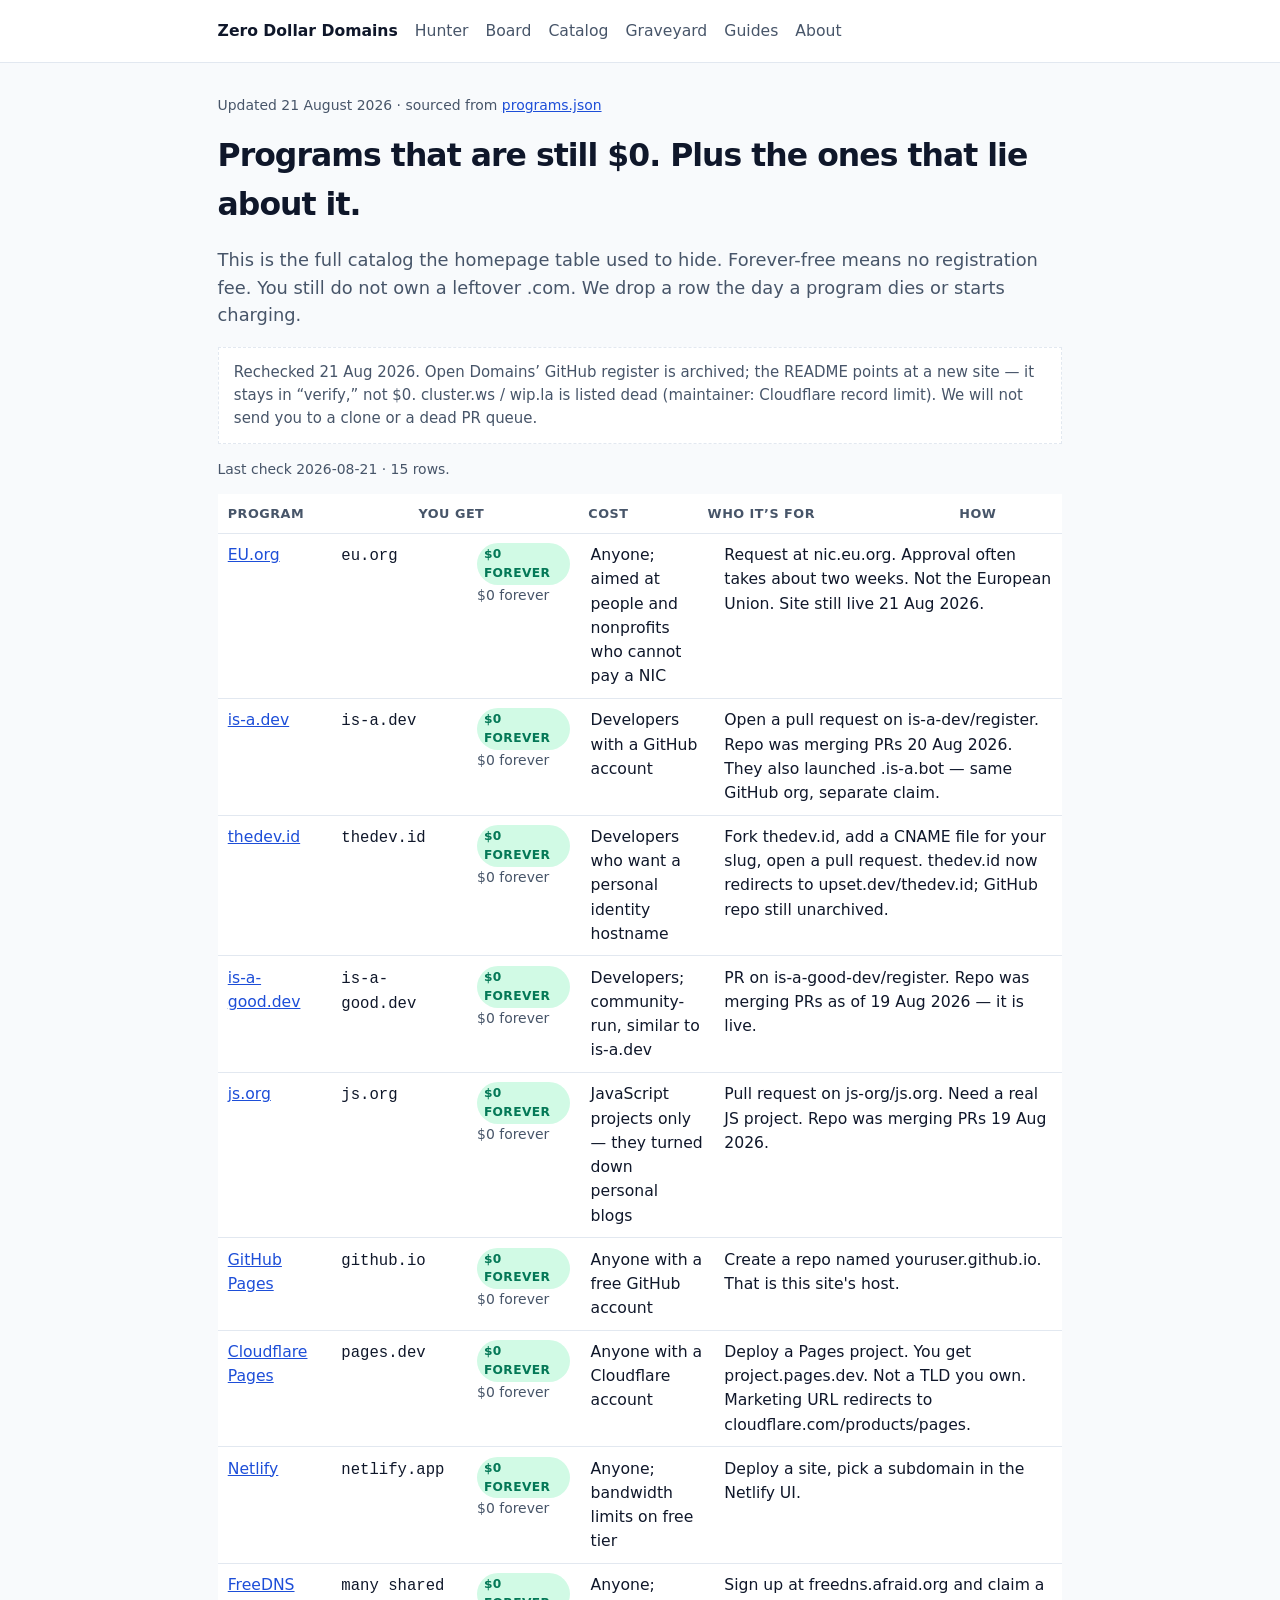
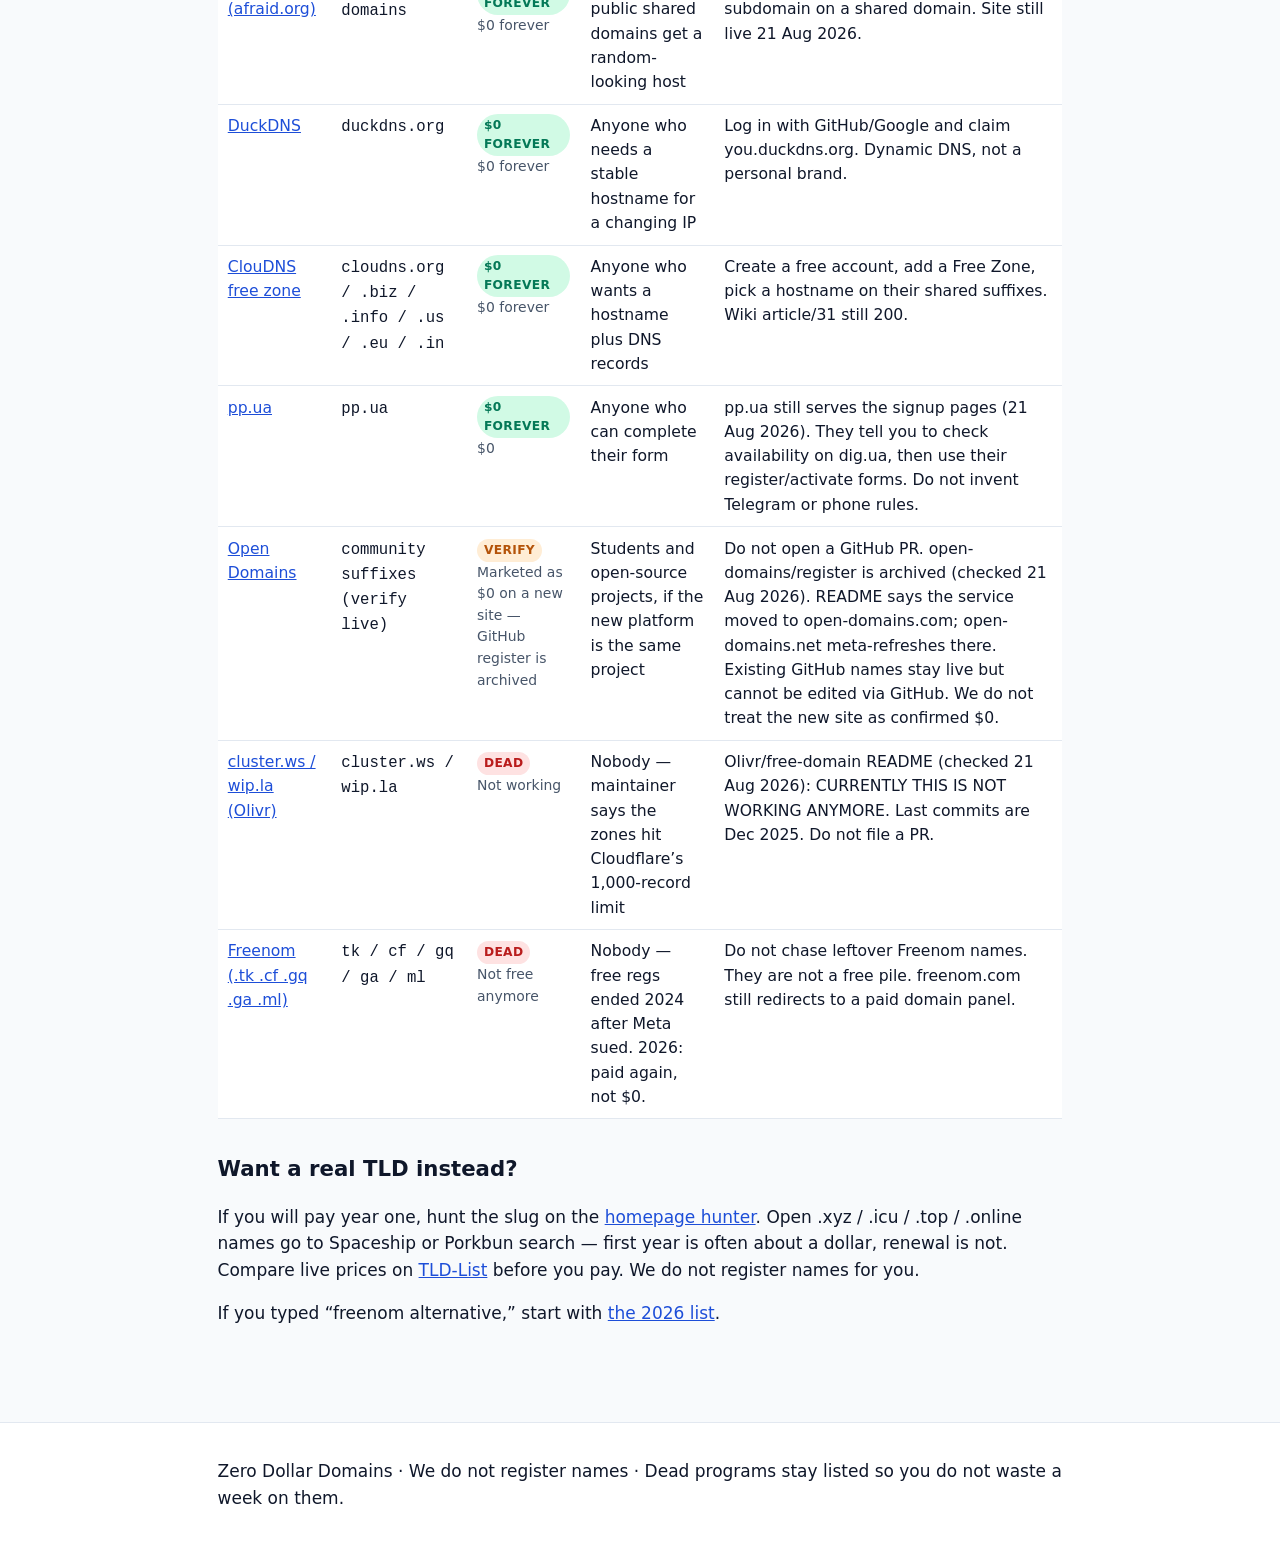
<file: catalog.html>
<!DOCTYPE html>
<html lang="en">
<head>
  <meta charset="utf-8">
  <meta name="viewport" content="width=device-width, initial-scale=1">
  <title>Still-free domain programs — Zero Dollar Domains</title>
  <meta name="description" content="Every $0 hostname program we still stand behind in 2026: eu.org, is-a.dev, FreeDNS, DuckDNS, ClouDNS, GitHub Pages. Freenom is dead.">
  <link rel="canonical" href="https://arynjennen1989-stack.github.io/catalog.html">
  <meta name="robots" content="index,follow">
  <meta property="og:title" content="Still-free domain programs — Zero Dollar Domains">
  <meta property="og:description" content="Catalog of programs that still give a $0 domain or subdomain. Freenom is dead.">
  <meta property="og:url" content="https://arynjennen1989-stack.github.io/catalog.html">
  <meta property="og:type" content="website">
  <link rel="stylesheet" href="/assets/style.css">
  <link rel="icon" href="/assets/favicon.svg" type="image/svg+xml">
  <link rel="apple-touch-icon" href="/assets/apple-touch-icon.png">
  <meta property="og:image" content="https://arynjennen1989-stack.github.io/assets/og.png">
  <meta property="og:image:alt" content="Zero Dollar Domains — hunt $0 programs and cheap open TLDs">
  <meta name="twitter:card" content="summary_large_image">
  <meta name="twitter:title" content="Still-free domain programs — Zero Dollar Domains">
  <meta name="twitter:description" content="Catalog of programs that still give a $0 domain or subdomain. Freenom is dead.">
  <meta name="twitter:image" content="https://arynjennen1989-stack.github.io/assets/og.png">
  <script type="application/ld+json">
  {"@context":"https://schema.org","@type":"CollectionPage","name":"Still-free domain programs","url":"https://arynjennen1989-stack.github.io/catalog.html","dateModified":"2026-08-21","description":"Catalog of programs that still give a $0 domain or subdomain in 2026."}
  </script>
</head>
<body>
  <header>
    <div class="wrap">
      <nav>
        <a class="brand" href="/">Zero Dollar Domains</a>
        <a href="/#hunt">Hunter</a>
        <a href="/board.html">Board</a>
        <a href="/catalog.html">Catalog</a>
        <a href="/graveyard.html">Graveyard</a>
        <a href="/guides/">Guides</a>
        <a href="/about.html">About</a>
      </nav>
    </div>
  </header>
  <main class="wrap">
    <p class="meta">Updated 21 August 2026 · sourced from <a href="/data/programs.json">programs.json</a></p>
    <h1>Programs that are still $0. Plus the ones that lie about it.</h1>
    <p class="lede">This is the full catalog the homepage table used to hide. Forever-free means no registration fee. You still do not own a leftover .com. We drop a row the day a program dies or starts charging.</p>
    <p class="disclaimer">Rechecked 21 Aug 2026. Open Domains’ GitHub register is archived; the README points at a new site — it stays in “verify,” not $0. cluster.ws / wip.la is listed dead (maintainer: Cloudflare record limit). We will not send you to a clone or a dead PR queue.</p>

    <p class="meta" id="cat-meta">Loading catalog…</p>
    <table id="cat-table">
      <thead>
        <tr><th>Program</th><th>You get</th><th>Cost</th><th>Who it’s for</th><th>How</th></tr>
      </thead>
      <tbody></tbody>
    </table>

    <h2>Want a real TLD instead?</h2>
    <p>If you will pay year one, hunt the slug on the <a href="/#hunt">homepage hunter</a>. Open .xyz / .icu / .top / .online names go to Spaceship or Porkbun search — first year is often about a dollar, renewal is not. Compare live prices on <a href="https://tld-list.com/">TLD-List</a> before you pay. We do not register names for you.</p>
    <p>If you typed “freenom alternative,” start with <a href="/guides/freenom-alternatives-still-free-2026.html">the 2026 list</a>.</p>
  </main>
  <footer>
    <div class="wrap">
      <p>Zero Dollar Domains · We do not register names · Dead programs stay listed so you do not waste a week on them.</p>
    </div>
  </footer>
  <script>
    function esc(s) {
      return String(s == null ? "" : s).replace(/[&<>"]/g, function (c) {
        return ({ "&": "&amp;", "<": "&lt;", ">": "&gt;", '"': "&quot;" })[c];
      });
    }
    function tagFor(kind) {
      if (kind === "forever-free") return '<span class="tag tag-free">$0 forever</span>';
      if (kind === "dead") return '<span class="tag tag-dead">dead</span>';
      return '<span class="tag tag-promo">verify</span>';
    }
    fetch("/data/programs.json")
      .then(function (r) { return r.json(); })
      .then(function (d) {
        document.getElementById("cat-meta").textContent =
          "Last check " + d.updated + " · " + (d.programs || []).length + " rows.";
        document.querySelector("#cat-table tbody").innerHTML = (d.programs || []).map(function (p) {
          return "<tr><td><a href=\"" + esc(p.url) + "\" rel=\"noopener\">" + esc(p.name) +
            "</a></td><td><code>" + esc(p.suffix) + "</code></td><td>" + tagFor(p.kind) +
            "<div class=\"meta\">" + esc(p.cost) + "</div></td><td>" + esc(p.who) +
            "</td><td>" + esc(p.how) + "</td></tr>";
        }).join("");
      })
      .catch(function () {
        document.getElementById("cat-meta").textContent = "Catalog failed to load.";
      });
  </script>
</body>
</html>
</file>
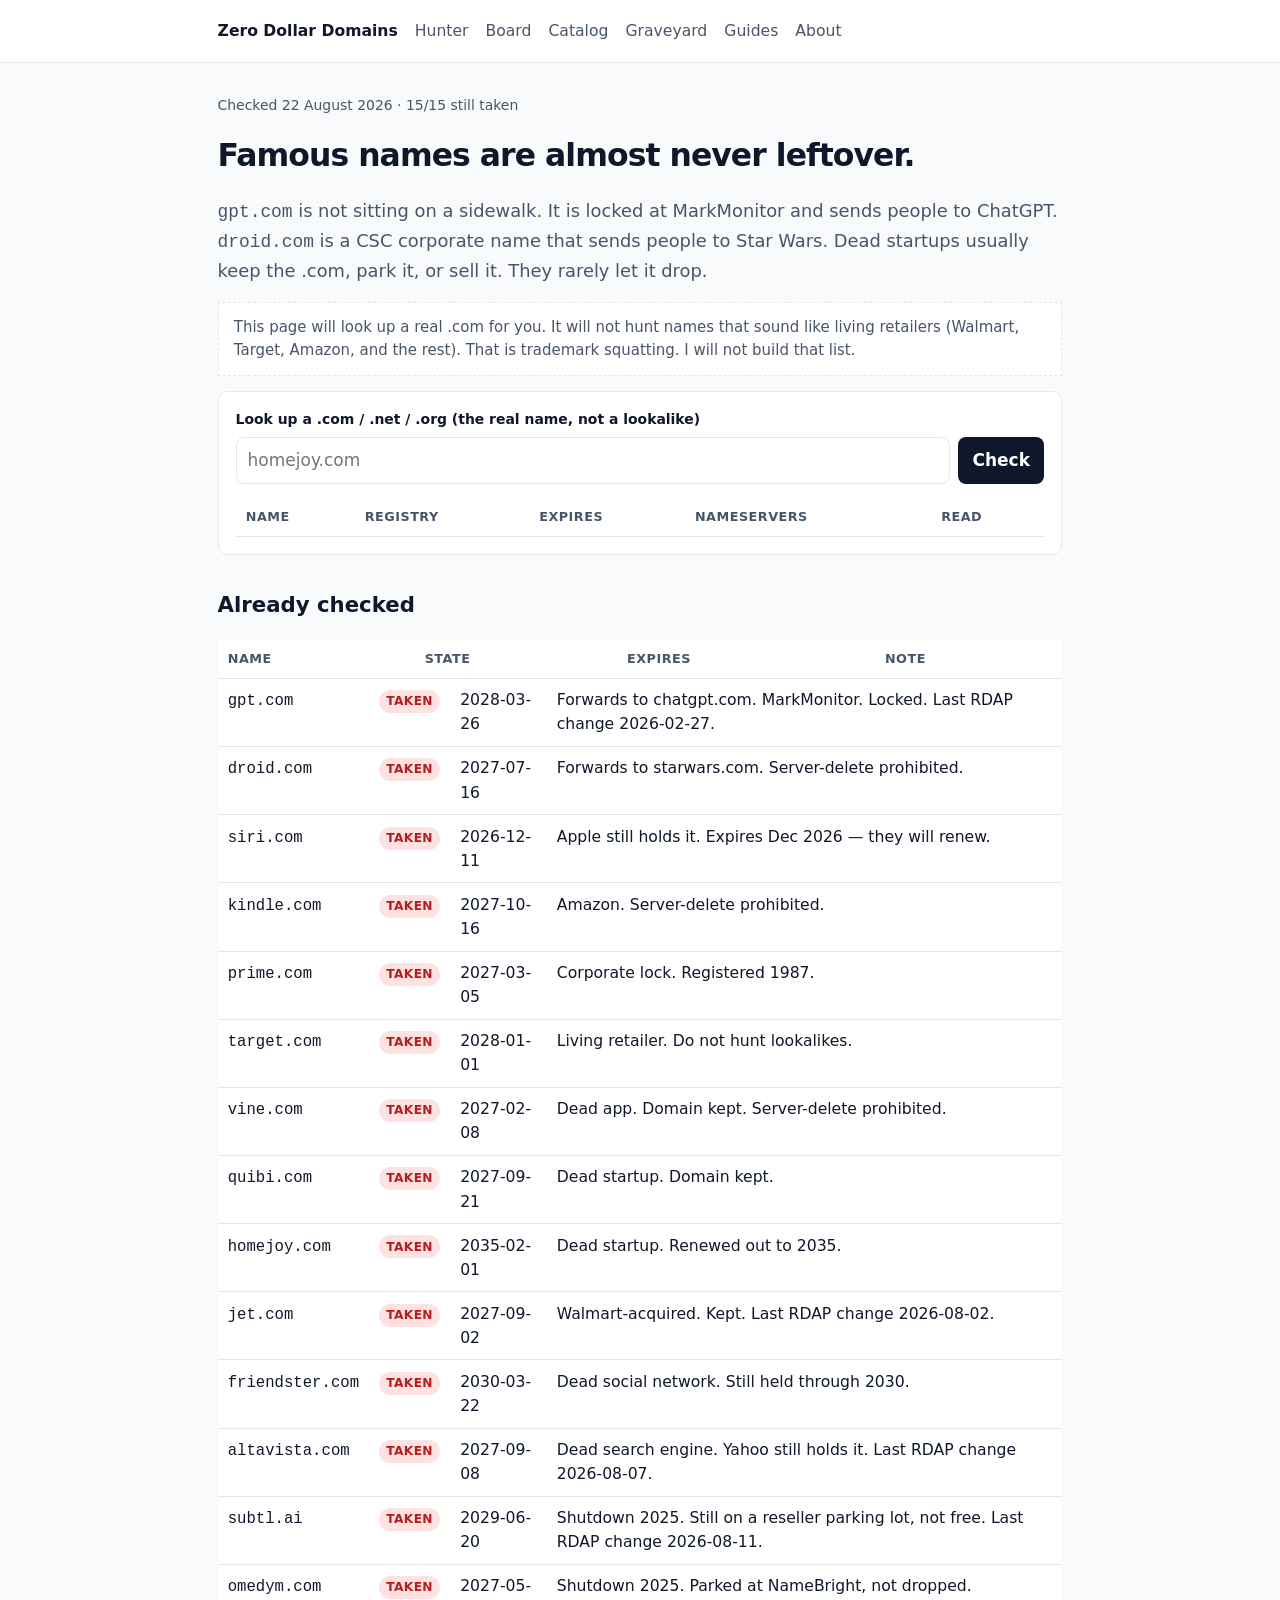
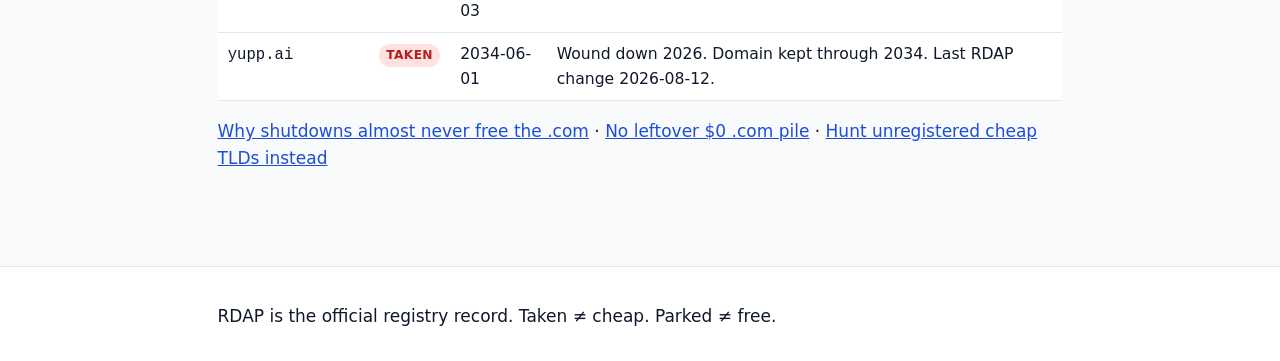
<file: graveyard.html>
<!DOCTYPE html>
<html lang="en">
<head>
  <meta charset="utf-8">
  <meta name="viewport" content="width=device-width, initial-scale=1">
  <meta name="robots" content="index,follow">
  <title>Startup graveyard — which famous .coms actually dropped</title>
  <meta name="description" content="Live RDAP check of dead-startup and brand .coms. gpt.com and droid.com are locked. We do not hunt lookalikes of living retailers.">
  <link rel="canonical" href="https://arynjennen1989-stack.github.io/graveyard.html">
  <meta property="og:title" content="Startup graveyard — which famous .coms actually dropped">
  <meta property="og:description" content="Live RDAP check of dead-startup and brand .coms. gpt.com and droid.com are locked. We do not hunt lookalikes of living retailers.">
  <meta property="og:url" content="https://arynjennen1989-stack.github.io/graveyard.html">
  <meta property="og:type" content="website">
  <link rel="stylesheet" href="/assets/style.css">
  <link rel="icon" href="/assets/favicon.svg" type="image/svg+xml">
  <link rel="apple-touch-icon" href="/assets/apple-touch-icon.png">
  <meta property="og:image" content="https://arynjennen1989-stack.github.io/assets/og.png">
  <meta property="og:image:alt" content="Zero Dollar Domains — hunt $0 programs and cheap open TLDs">
  <meta name="twitter:card" content="summary_large_image">
  <meta name="twitter:title" content="Startup graveyard — which famous .coms actually dropped">
  <meta name="twitter:description" content="Live RDAP on famous shutdown .coms. Taken is not leftover, and not free.">
  <meta name="twitter:image" content="https://arynjennen1989-stack.github.io/assets/og.png">
  <script type="application/ld+json">
  {"@context":"https://schema.org","@type":"WebPage","name":"Startup graveyard — which famous .coms actually dropped","url":"https://arynjennen1989-stack.github.io/graveyard.html","description":"Live RDAP check of dead-startup and brand .coms. gpt.com and droid.com are locked. We do not hunt lookalikes of living retailers.","dateModified":"2026-08-22"}
  </script>
</head>
<body>
  <header>
    <div class="wrap">
      <nav>
        <a class="brand" href="/">Zero Dollar Domains</a>
        <a href="/#hunt">Hunter</a>
        <a href="/board.html">Board</a>
        <a href="/catalog.html">Catalog</a>
        <a href="/graveyard.html">Graveyard</a>
        <a href="/guides/">Guides</a>
        <a href="/about.html">About</a>
      </nav>
    </div>
  </header>
  <main class="wrap">
    <p class="meta">Checked 22 August 2026 · 15/15 still taken</p>
    <h1>Famous names are almost never leftover.</h1>
    <p class="lede"><code>gpt.com</code> is not sitting on a sidewalk. It is locked at MarkMonitor and sends people to ChatGPT. <code>droid.com</code> is a CSC corporate name that sends people to Star Wars. Dead startups usually keep the .com, park it, or sell it. They rarely let it drop.</p>
    <p class="disclaimer">This page will look up a real .com for you. It will not hunt names that sound like living retailers (Walmart, Target, Amazon, and the rest). That is trademark squatting. I will not build that list.</p>

    <section class="finder">
      <label for="q">Look up a .com / .net / .org (the real name, not a lookalike)</label>
      <div class="row">
        <input id="q" maxlength="60" placeholder="homejoy.com" autocomplete="off">
        <button type="button" id="go">Check</button>
      </div>
      <p class="meta" id="status"></p>
      <table id="one" hidden>
        <thead><tr><th>Name</th><th>Registry</th><th>Expires</th><th>Nameservers</th><th>Read</th></tr></thead>
        <tbody></tbody>
      </table>
    </section>

    <h2>Already checked</h2>
    <table>
      <thead><tr><th>Name</th><th>State</th><th>Expires</th><th>Note</th></tr></thead>
      <tbody id="snap"></tbody>
    </table>
    <p><a href="/guides/dead-startups-keep-their-domains.html">Why shutdowns almost never free the .com</a> · <a href="/guides/there-are-no-free-leftover-dotcoms.html">No leftover $0 .com pile</a> · <a href="/guides/how-we-find-open-cheap-names.html">Hunt unregistered cheap TLDs instead</a></p>
  </main>
  <footer>
    <div class="wrap"><p>RDAP is the official registry record. Taken ≠ cheap. Parked ≠ free.</p></div>
  </footer>
  <script>
    const RDAP = {
      com: "https://rdap.verisign.com/com/v1",
      net: "https://rdap.verisign.com/net/v1",
      org: "https://rdap.publicinterestregistry.org/rdap"
    };
    function esc(s) {
      return String(s).replace(/[&<>"]/g, function (c) {
        return ({ "&": "&amp;", "<": "&lt;", ">": "&gt;", '"': "&quot;" })[c];
      });
    }
    function parseName(raw) {
      var n = (raw || "").toLowerCase().trim().replace(/^https?:\/\//, "").replace(/\/.*$/, "");
      if (!n.includes(".")) n += ".com";
      if (!/^[a-z0-9]([a-z0-9-]{0,61}[a-z0-9])?\.(com|net|org)$/.test(n)) return null;
      return n;
    }
    async function lookup(name) {
      var tld = name.split(".").pop();
      var base = RDAP[tld];
      var r = await fetch(base.replace(/\/$/, "") + "/domain/" + name, {
        headers: { Accept: "application/rdap+json" }
      });
      if (r.status === 404) return { state: "open", expires: "—", ns: "—", read: "Unregistered. Still costs a registrar fee. Not leftover." };
      if (r.status !== 200) return { state: "unknown", expires: "—", ns: "—", read: "Registry did not answer." };
      var d = await r.json();
      var exp = "—";
      (d.events || []).forEach(function (ev) {
        if (ev.eventAction === "expiration") exp = (ev.eventDate || "").slice(0, 10);
      });
      var ns = (d.nameservers || []).map(function (x) { return x.ldhName; }).slice(0, 2).join(", ") || "none listed";
      var locked = (d.status || []).some(function (s) { return /server (delete|transfer) prohibited/i.test(s); });
      var read = locked
        ? "Corporate lock. This will not drop cheap."
        : "Registered. Parked or live — still not free.";
      return { state: "taken", expires: exp, ns: ns, read: read };
    }

    document.getElementById("go").addEventListener("click", run);
    document.getElementById("q").addEventListener("keydown", function (e) { if (e.key === "Enter") run(); });

    async function run() {
      var name = parseName(document.getElementById("q").value);
      var status = document.getElementById("status");
      var table = document.getElementById("one");
      var tb = table.querySelector("tbody");
      if (!name) {
        status.textContent = "Use a real name like homejoy.com — not a store lookalike.";
        return;
      }
      status.textContent = "Asking the registry…";
      table.hidden = false;
      try {
        var row = await lookup(name);
        tb.innerHTML = "<tr><td><strong>" + esc(name) + "</strong></td><td>" +
          (row.state === "open" ? '<span class="tag tag-free">open</span>' : '<span class="tag tag-dead">taken</span>') +
          "</td><td>" + esc(row.expires) + "</td><td>" + esc(row.ns) + "</td><td>" + esc(row.read) + "</td></tr>";
        status.textContent = "Done.";
      } catch (e) {
        status.textContent = "Check failed (browser or registry).";
      }
    }

    fetch("/data/graveyard.json").then(function (r) { return r.json(); }).then(function (d) {
      document.getElementById("snap").innerHTML = (d.names || []).map(function (n) {
        return "<tr><td><code>" + esc(n.name) + "</code></td><td><span class=\"tag tag-dead\">" +
          esc(n.state) + "</span></td><td>" + esc(n.expires) + "</td><td>" + esc(n.note) + "</td></tr>";
      }).join("");
    });
  </script>
</body>
</html>
</file>
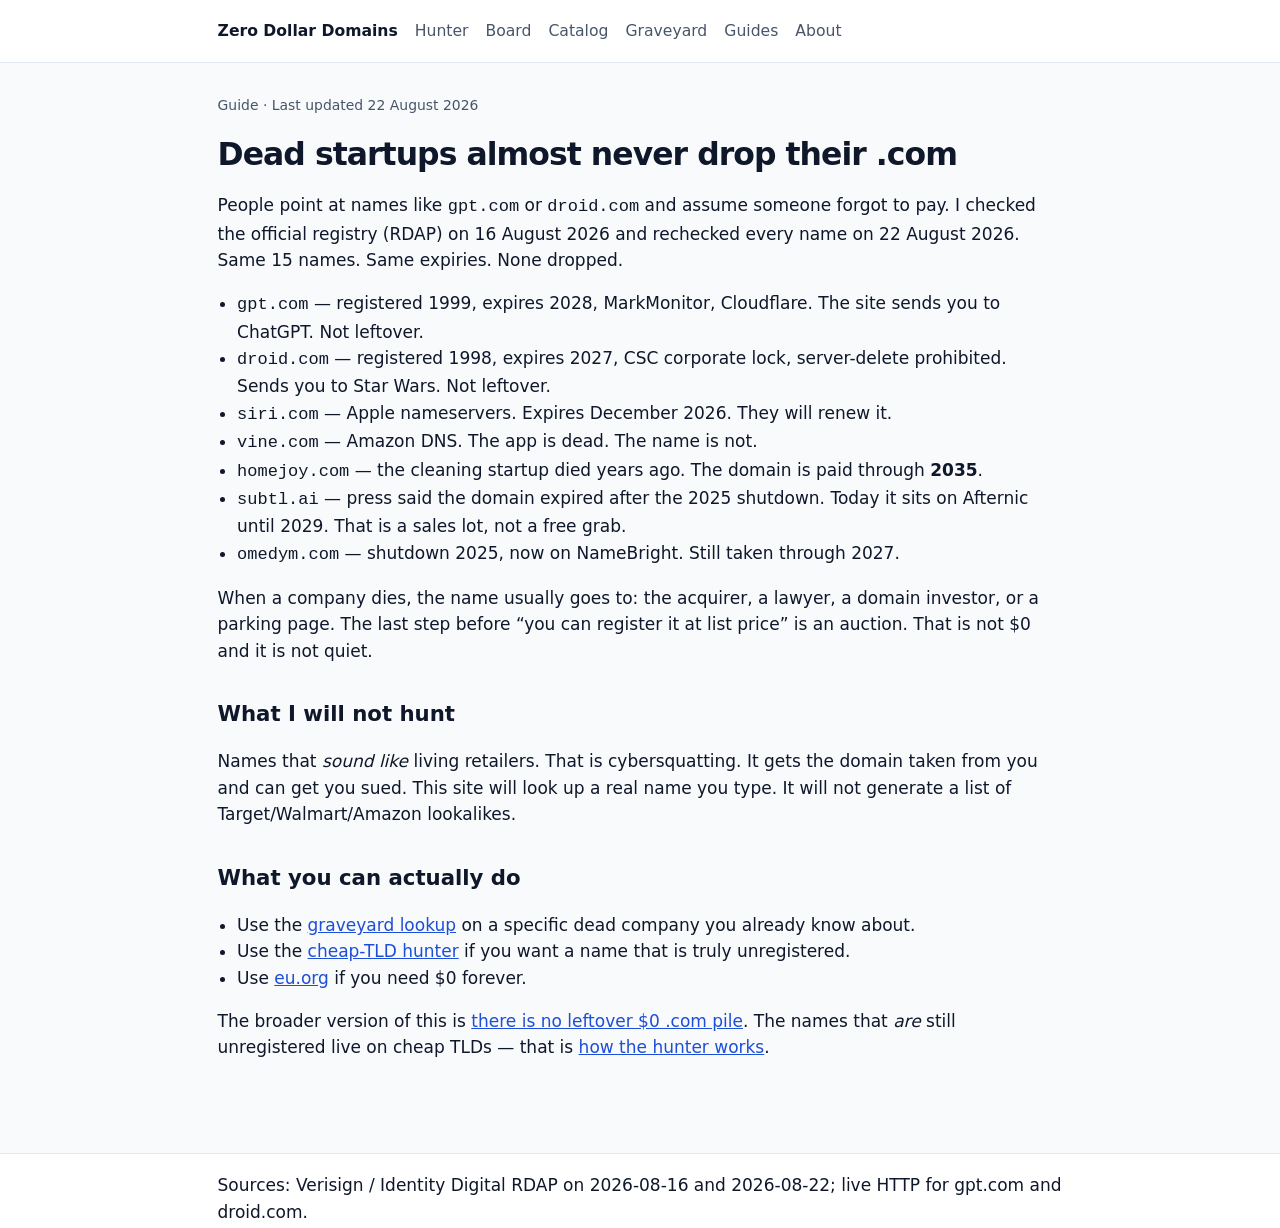
<file: guides/dead-startups-keep-their-domains.html>
<!DOCTYPE html>
<html lang="en">
<head>
  <meta charset="utf-8">
  <meta name="viewport" content="width=device-width, initial-scale=1">
  <meta name="robots" content="index,follow">
  <title>Dead startups almost never drop their .com</title>
  <meta name="description" content="gpt.com, droid.com, vine.com, quibi.com, homejoy.com — all still registered. Why shutdowns do not create a cheap .com pile.">
  <link rel="canonical" href="https://arynjennen1989-stack.github.io/guides/dead-startups-keep-their-domains.html">
  <meta property="og:title" content="Dead startups almost never drop their .com">
  <meta property="og:description" content="gpt.com, droid.com, vine.com, quibi.com, homejoy.com — all still registered. Why shutdowns do not create a cheap .com pile.">
  <meta property="og:url" content="https://arynjennen1989-stack.github.io/guides/dead-startups-keep-their-domains.html">
  <meta property="og:type" content="article">
  <link rel="stylesheet" href="/assets/style.css">
  <link rel="icon" href="/assets/favicon.svg" type="image/svg+xml">
  <link rel="apple-touch-icon" href="/assets/apple-touch-icon.png">
  <meta property="og:image" content="https://arynjennen1989-stack.github.io/assets/og.png">
  <meta property="og:image:alt" content="Zero Dollar Domains — hunt $0 programs and cheap open TLDs">
  <meta name="twitter:card" content="summary_large_image">
  <meta name="twitter:title" content="Dead startups almost never drop their .com">
  <meta name="twitter:description" content="Famous shutdown .coms stay registered. Shutdown ≠ leftover.">
  <meta name="twitter:image" content="https://arynjennen1989-stack.github.io/assets/og.png">
  <script type="application/ld+json">
  {"@context": "https://schema.org", "@type": "Article", "headline": "Dead startups almost never drop their .com", "description": "gpt.com, droid.com, vine.com, quibi.com, homejoy.com — all still registered. Why shutdowns do not create a cheap .com pile.", "datePublished": "2026-08-16", "dateModified": "2026-08-22", "author": {"@type": "Person", "name": "Aryn Jennen"}, "publisher": {"@type": "Person", "name": "Aryn Jennen"}, "image": "https://arynjennen1989-stack.github.io/assets/og.png", "mainEntityOfPage": "https://arynjennen1989-stack.github.io/guides/dead-startups-keep-their-domains.html", "url": "https://arynjennen1989-stack.github.io/guides/dead-startups-keep-their-domains.html"}
  </script>
  <script type="application/ld+json">
  {"@context": "https://schema.org", "@type": "BreadcrumbList", "itemListElement": [{"@type": "ListItem", "position": 1, "name": "Home", "item": "https://arynjennen1989-stack.github.io/"}, {"@type": "ListItem", "position": 2, "name": "Guides", "item": "https://arynjennen1989-stack.github.io/guides/"}, {"@type": "ListItem", "position": 3, "name": "Dead startups keep .coms", "item": "https://arynjennen1989-stack.github.io/guides/dead-startups-keep-their-domains.html"}]}
  </script>
</head>
<body>
  <header>
    <div class="wrap">
      <nav>
        <a class="brand" href="/">Zero Dollar Domains</a>
        <a href="/#hunt">Hunter</a>
        <a href="/board.html">Board</a>
        <a href="/catalog.html">Catalog</a>
        <a href="/graveyard.html">Graveyard</a>
        <a href="/guides/">Guides</a>
        <a href="/about.html">About</a>
      </nav>
    </div>
  </header>
  <main class="wrap">
    <article>
      <p class="meta">Guide · Last updated 22 August 2026</p>
      <h1>Dead startups almost never drop their .com</h1>
      <p>People point at names like <code>gpt.com</code> or <code>droid.com</code> and assume someone forgot to pay. I checked the official registry (RDAP) on 16 August 2026 and rechecked every name on 22 August 2026. Same 15 names. Same expiries. None dropped.</p>
      <ul class="plain">
        <li><code>gpt.com</code> — registered 1999, expires 2028, MarkMonitor, Cloudflare. The site sends you to ChatGPT. Not leftover.</li>
        <li><code>droid.com</code> — registered 1998, expires 2027, CSC corporate lock, server-delete prohibited. Sends you to Star Wars. Not leftover.</li>
        <li><code>siri.com</code> — Apple nameservers. Expires December 2026. They will renew it.</li>
        <li><code>vine.com</code> — Amazon DNS. The app is dead. The name is not.</li>
        <li><code>homejoy.com</code> — the cleaning startup died years ago. The domain is paid through <strong>2035</strong>.</li>
        <li><code>subtl.ai</code> — press said the domain expired after the 2025 shutdown. Today it sits on Afternic until 2029. That is a sales lot, not a free grab.</li>
        <li><code>omedym.com</code> — shutdown 2025, now on NameBright. Still taken through 2027.</li>
      </ul>
      <p>When a company dies, the name usually goes to: the acquirer, a lawyer, a domain investor, or a parking page. The last step before “you can register it at list price” is an auction. That is not $0 and it is not quiet.</p>

      <h2>What I will not hunt</h2>
      <p>Names that <em>sound like</em> living retailers. That is cybersquatting. It gets the domain taken from you and can get you sued. This site will look up a real name you type. It will not generate a list of Target/Walmart/Amazon lookalikes.</p>

      <h2>What you can actually do</h2>
      <ul class="plain">
        <li>Use the <a href="/graveyard.html">graveyard lookup</a> on a specific dead company you already know about.</li>
        <li>Use the <a href="/#hunt">cheap-TLD hunter</a> if you want a name that is truly unregistered.</li>
        <li>Use <a href="/guides/how-to-get-a-free-eu-org-domain.html">eu.org</a> if you need $0 forever.</li>
      </ul>
      <p>The broader version of this is <a href="/guides/there-are-no-free-leftover-dotcoms.html">there is no leftover $0 .com pile</a>. The names that <em>are</em> still unregistered live on cheap TLDs — that is <a href="/guides/how-we-find-open-cheap-names.html">how the hunter works</a>.</p>
    </article>
  </main>
  <footer>
    <div class="wrap">Sources: Verisign / Identity Digital RDAP on 2026-08-16 and 2026-08-22; live HTTP for gpt.com and droid.com.</div>
  </footer>
</body>
</html>
</file>
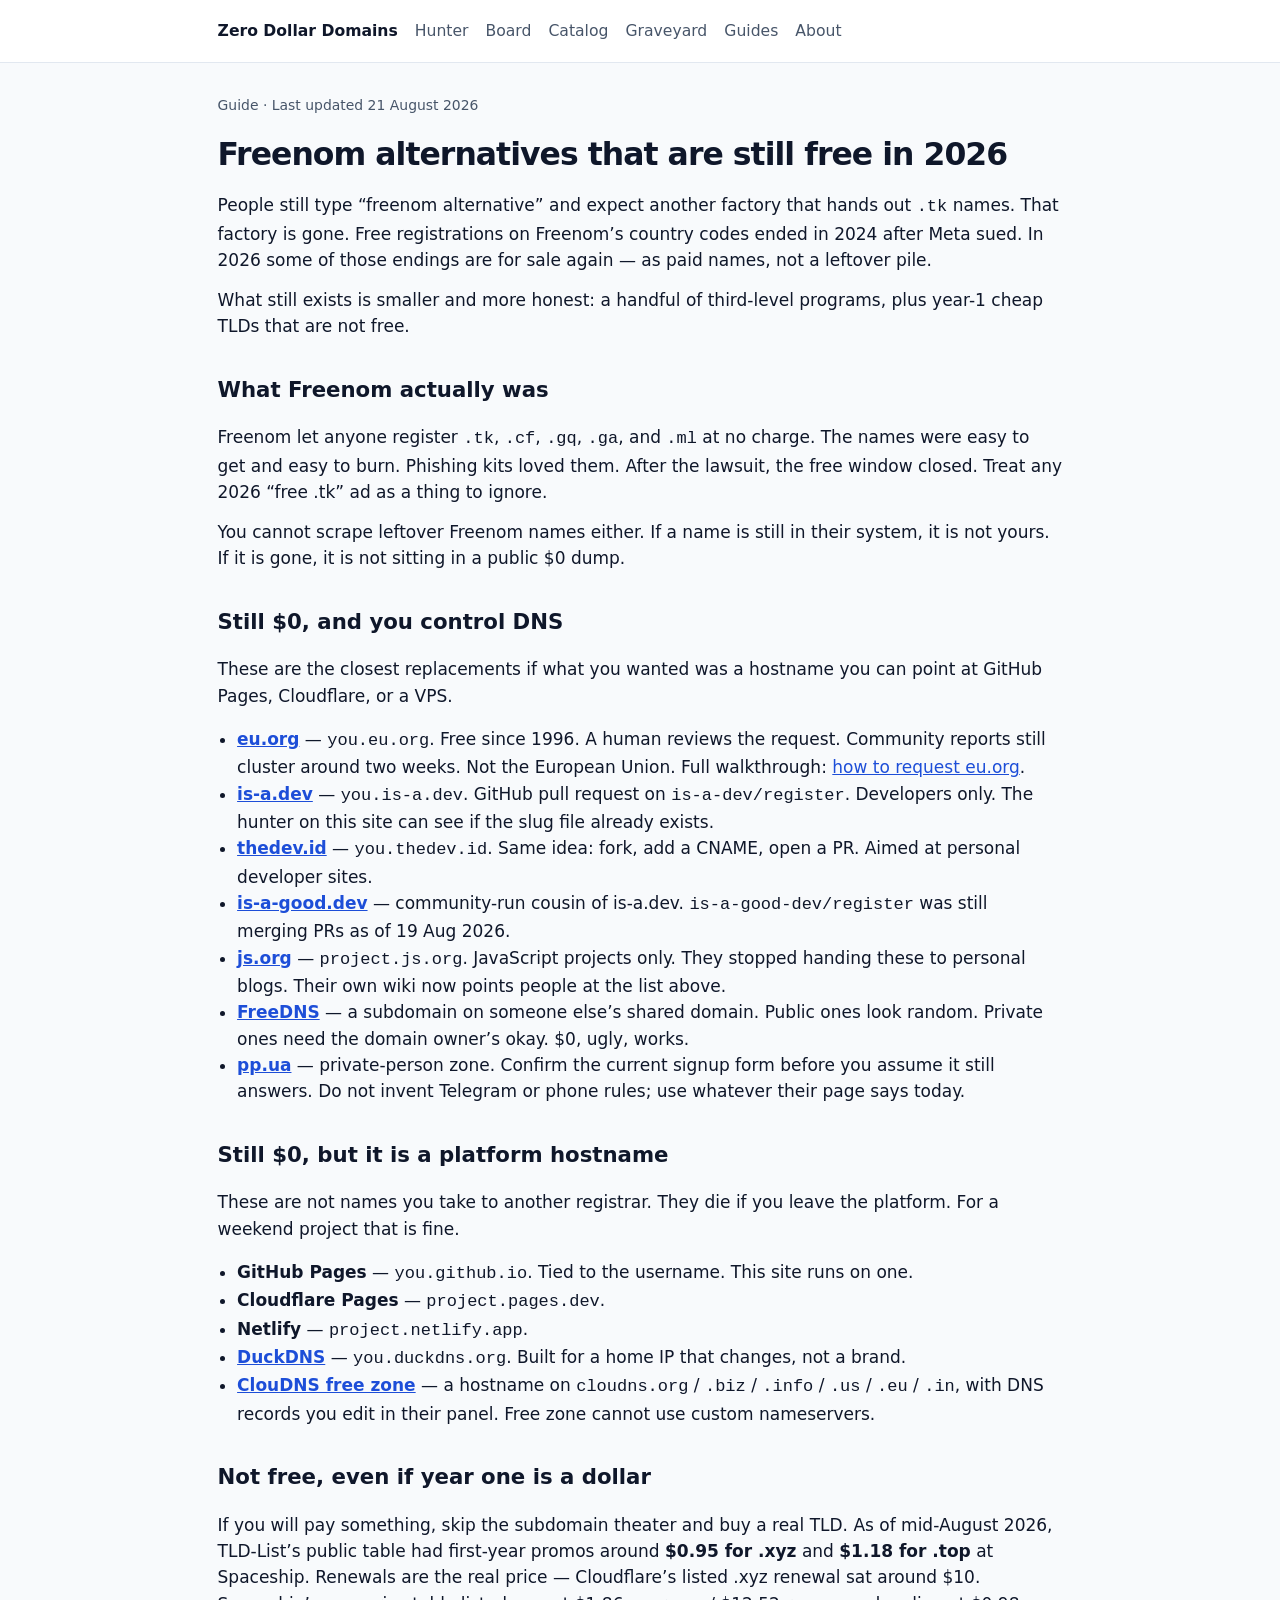
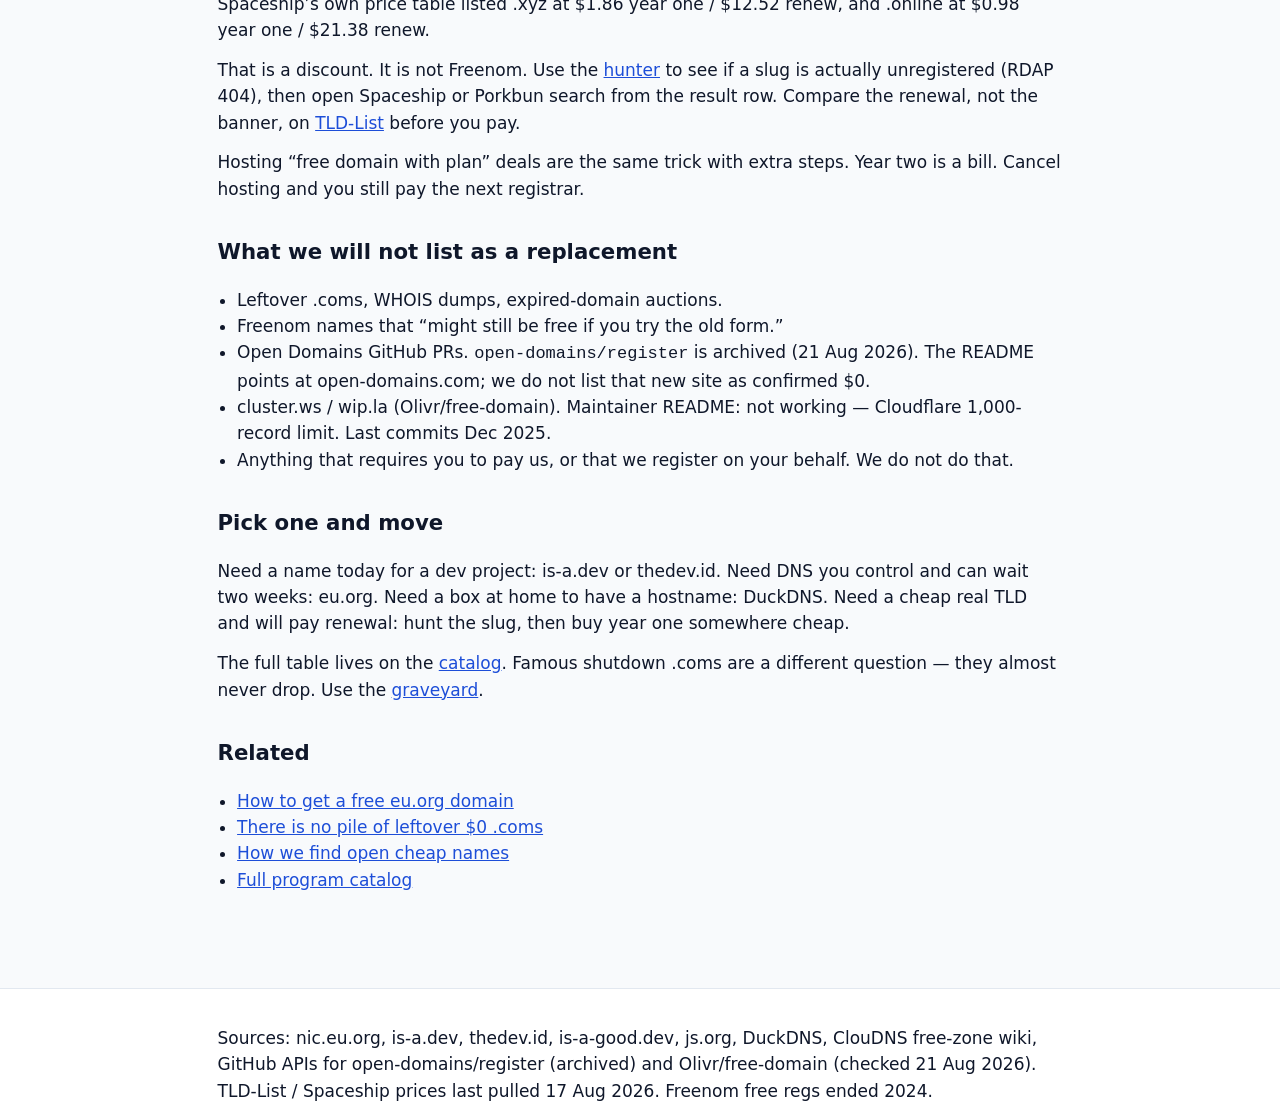
<file: guides/freenom-alternatives-still-free-2026.html>
<!DOCTYPE html>
<html lang="en">
<head>
  <meta charset="utf-8">
  <meta name="viewport" content="width=device-width, initial-scale=1">
  <meta name="robots" content="index,follow">
  <title>Freenom alternatives that are still free in 2026</title>
  <meta name="description" content="Freenom free .tk/.cf/.gq/.ga/.ml regs ended in 2024. What still costs $0 in 2026: eu.org, is-a.dev, FreeDNS, DuckDNS, ClouDNS. Year-1 cheap TLDs are not free.">
  <link rel="canonical" href="https://arynjennen1989-stack.github.io/guides/freenom-alternatives-still-free-2026.html">
  <meta property="og:title" content="Freenom alternatives that are still free in 2026">
  <meta property="og:description" content="Freenom free .tk/.cf/.gq/.ga/.ml regs ended in 2024. What still costs $0 in 2026: eu.org, is-a.dev, FreeDNS, DuckDNS, ClouDNS.">
  <meta property="og:type" content="article">
  <meta property="og:url" content="https://arynjennen1989-stack.github.io/guides/freenom-alternatives-still-free-2026.html">
  <link rel="stylesheet" href="/assets/style.css">
  <link rel="icon" href="/assets/favicon.svg" type="image/svg+xml">
  <link rel="apple-touch-icon" href="/assets/apple-touch-icon.png">
  <meta property="og:image" content="https://arynjennen1989-stack.github.io/assets/og.png">
  <meta property="og:image:alt" content="Zero Dollar Domains — hunt $0 programs and cheap open TLDs">
  <meta name="twitter:card" content="summary_large_image">
  <meta name="twitter:title" content="Freenom alternatives that are still free in 2026">
  <meta name="twitter:description" content="Freenom is dead. eu.org, is-a.dev, FreeDNS, DuckDNS, ClouDNS still cost $0.">
  <meta name="twitter:image" content="https://arynjennen1989-stack.github.io/assets/og.png">
  <script type="application/ld+json">
  {"@context": "https://schema.org", "@type": "Article", "headline": "Freenom alternatives that are still free in 2026", "description": "Freenom free .tk/.cf/.gq/.ga/.ml regs ended in 2024. What still costs $0 in 2026: eu.org, is-a.dev, FreeDNS, DuckDNS, ClouDNS.", "datePublished": "2026-08-17", "dateModified": "2026-08-21", "author": {"@type": "Person", "name": "Aryn Jennen"}, "publisher": {"@type": "Person", "name": "Aryn Jennen"}, "image": "https://arynjennen1989-stack.github.io/assets/og.png", "mainEntityOfPage": "https://arynjennen1989-stack.github.io/guides/freenom-alternatives-still-free-2026.html", "url": "https://arynjennen1989-stack.github.io/guides/freenom-alternatives-still-free-2026.html"}
  </script>
  <script type="application/ld+json">
  {"@context": "https://schema.org", "@type": "BreadcrumbList", "itemListElement": [{"@type": "ListItem", "position": 1, "name": "Home", "item": "https://arynjennen1989-stack.github.io/"}, {"@type": "ListItem", "position": 2, "name": "Guides", "item": "https://arynjennen1989-stack.github.io/guides/"}, {"@type": "ListItem", "position": 3, "name": "Freenom alternatives 2026", "item": "https://arynjennen1989-stack.github.io/guides/freenom-alternatives-still-free-2026.html"}]}
  </script>
</head>
<body>
  <header>
    <div class="wrap">
      <nav>
        <a class="brand" href="/">Zero Dollar Domains</a>
        <a href="/#hunt">Hunter</a>
        <a href="/board.html">Board</a>
        <a href="/catalog.html">Catalog</a>
        <a href="/graveyard.html">Graveyard</a>
        <a href="/guides/">Guides</a>
        <a href="/about.html">About</a>
      </nav>
    </div>
  </header>
  <main class="wrap">
    <article>
      <p class="meta">Guide · Last updated 21 August 2026</p>
      <h1>Freenom alternatives that are still free in 2026</h1>
      <p>People still type “freenom alternative” and expect another factory that hands out <code>.tk</code> names. That factory is gone. Free registrations on Freenom’s country codes ended in 2024 after Meta sued. In 2026 some of those endings are for sale again — as paid names, not a leftover pile.</p>
      <p>What still exists is smaller and more honest: a handful of third-level programs, plus year-1 cheap TLDs that are not free.</p>

      <h2>What Freenom actually was</h2>
      <p>Freenom let anyone register <code>.tk</code>, <code>.cf</code>, <code>.gq</code>, <code>.ga</code>, and <code>.ml</code> at no charge. The names were easy to get and easy to burn. Phishing kits loved them. After the lawsuit, the free window closed. Treat any 2026 “free .tk” ad as a thing to ignore.</p>
      <p>You cannot scrape leftover Freenom names either. If a name is still in their system, it is not yours. If it is gone, it is not sitting in a public $0 dump.</p>

      <h2>Still $0, and you control DNS</h2>
      <p>These are the closest replacements if what you wanted was a hostname you can point at GitHub Pages, Cloudflare, or a VPS.</p>
      <ul class="plain">
        <li><strong><a href="https://nic.eu.org/">eu.org</a></strong> — <code>you.eu.org</code>. Free since 1996. A human reviews the request. Community reports still cluster around two weeks. Not the European Union. Full walkthrough: <a href="/guides/how-to-get-a-free-eu-org-domain.html">how to request eu.org</a>.</li>
        <li><strong><a href="https://is-a.dev/">is-a.dev</a></strong> — <code>you.is-a.dev</code>. GitHub pull request on <code>is-a-dev/register</code>. Developers only. The hunter on this site can see if the slug file already exists.</li>
        <li><strong><a href="https://thedev.id/">thedev.id</a></strong> — <code>you.thedev.id</code>. Same idea: fork, add a CNAME, open a PR. Aimed at personal developer sites.</li>
        <li><strong><a href="https://is-a-good.dev/">is-a-good.dev</a></strong> — community-run cousin of is-a.dev. <code>is-a-good-dev/register</code> was still merging PRs as of 19 Aug 2026.</li>
        <li><strong><a href="https://js.org/">js.org</a></strong> — <code>project.js.org</code>. JavaScript projects only. They stopped handing these to personal blogs. Their own wiki now points people at the list above.</li>
        <li><strong><a href="https://freedns.afraid.org/">FreeDNS</a></strong> — a subdomain on someone else’s shared domain. Public ones look random. Private ones need the domain owner’s okay. $0, ugly, works.</li>
        <li><strong><a href="https://pp.ua/">pp.ua</a></strong> — private-person zone. Confirm the current signup form before you assume it still answers. Do not invent Telegram or phone rules; use whatever their page says today.</li>
      </ul>

      <h2>Still $0, but it is a platform hostname</h2>
      <p>These are not names you take to another registrar. They die if you leave the platform. For a weekend project that is fine.</p>
      <ul class="plain">
        <li><strong>GitHub Pages</strong> — <code>you.github.io</code>. Tied to the username. This site runs on one.</li>
        <li><strong>Cloudflare Pages</strong> — <code>project.pages.dev</code>.</li>
        <li><strong>Netlify</strong> — <code>project.netlify.app</code>.</li>
        <li><strong><a href="https://www.duckdns.org/">DuckDNS</a></strong> — <code>you.duckdns.org</code>. Built for a home IP that changes, not a brand.</li>
        <li><strong><a href="https://www.cloudns.net/wiki/article/31/">ClouDNS free zone</a></strong> — a hostname on <code>cloudns.org</code> / <code>.biz</code> / <code>.info</code> / <code>.us</code> / <code>.eu</code> / <code>.in</code>, with DNS records you edit in their panel. Free zone cannot use custom nameservers.</li>
      </ul>

      <h2>Not free, even if year one is a dollar</h2>
      <p>If you will pay something, skip the subdomain theater and buy a real TLD. As of mid-August 2026, TLD-List’s public table had first-year promos around <strong>$0.95 for .xyz</strong> and <strong>$1.18 for .top</strong> at Spaceship. Renewals are the real price — Cloudflare’s listed .xyz renewal sat around $10. Spaceship’s own price table listed .xyz at $1.86 year one / $12.52 renew, and .online at $0.98 year one / $21.38 renew.</p>
      <p>That is a discount. It is not Freenom. Use the <a href="/#hunt">hunter</a> to see if a slug is actually unregistered (RDAP 404), then open Spaceship or Porkbun search from the result row. Compare the renewal, not the banner, on <a href="https://tld-list.com/">TLD-List</a> before you pay.</p>
      <p>Hosting “free domain with plan” deals are the same trick with extra steps. Year two is a bill. Cancel hosting and you still pay the next registrar.</p>

      <h2>What we will not list as a replacement</h2>
      <ul class="plain">
        <li>Leftover .coms, WHOIS dumps, expired-domain auctions.</li>
        <li>Freenom names that “might still be free if you try the old form.”</li>
        <li>Open Domains GitHub PRs. <code>open-domains/register</code> is archived (21 Aug 2026). The README points at open-domains.com; we do not list that new site as confirmed $0.</li>
        <li>cluster.ws / wip.la (Olivr/free-domain). Maintainer README: not working — Cloudflare 1,000-record limit. Last commits Dec 2025.</li>
        <li>Anything that requires you to pay us, or that we register on your behalf. We do not do that.</li>
      </ul>

      <h2>Pick one and move</h2>
      <p>Need a name today for a dev project: is-a.dev or thedev.id. Need DNS you control and can wait two weeks: eu.org. Need a box at home to have a hostname: DuckDNS. Need a cheap real TLD and will pay renewal: hunt the slug, then buy year one somewhere cheap.</p>
      <p>The full table lives on the <a href="/catalog.html">catalog</a>. Famous shutdown .coms are a different question — they almost never drop. Use the <a href="/graveyard.html">graveyard</a>.</p>
      <h2>Related</h2>
      <ul class="plain">
        <li><a href="/guides/how-to-get-a-free-eu-org-domain.html">How to get a free eu.org domain</a></li>
        <li><a href="/guides/there-are-no-free-leftover-dotcoms.html">There is no pile of leftover $0 .coms</a></li>
        <li><a href="/guides/how-we-find-open-cheap-names.html">How we find open cheap names</a></li>
        <li><a href="/catalog.html">Full program catalog</a></li>
      </ul>
    </article>
  </main>
  <footer>
    <div class="wrap">
      <p>Sources: nic.eu.org, is-a.dev, thedev.id, is-a-good.dev, js.org, DuckDNS, ClouDNS free-zone wiki, GitHub APIs for open-domains/register (archived) and Olivr/free-domain (checked 21 Aug 2026). TLD-List / Spaceship prices last pulled 17 Aug 2026. Freenom free regs ended 2024.</p>
    </div>
  </footer>
</body>
</html>
</file>
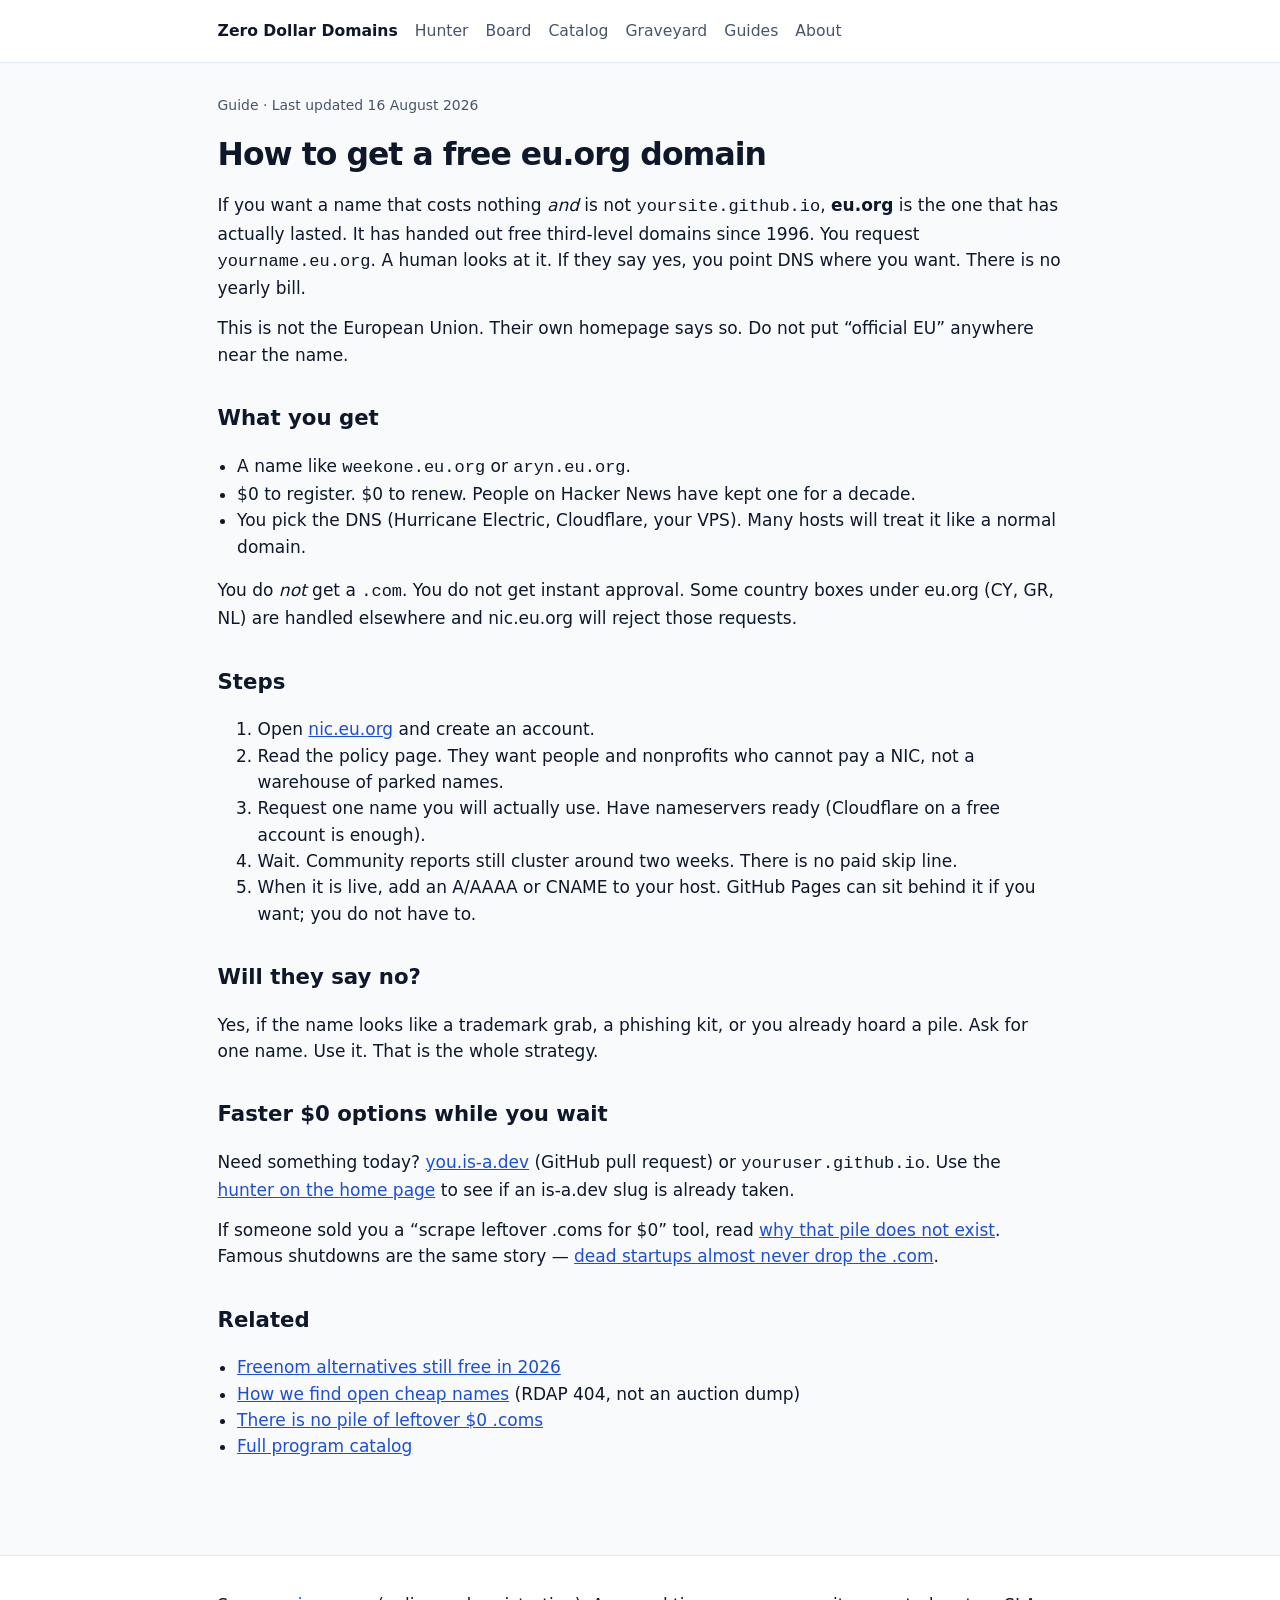
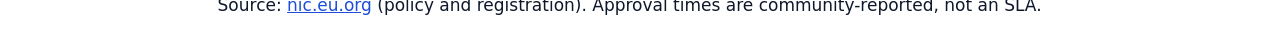
<file: guides/how-to-get-a-free-eu-org-domain.html>
<!DOCTYPE html>
<html lang="en">
<head>
  <meta charset="utf-8">
  <meta name="viewport" content="width=device-width, initial-scale=1">
  <meta name="robots" content="index,follow">
  <title>How to get a free eu.org domain (2026)</title>
  <meta name="description" content="eu.org has given out free third-level domains since 1996. How to request one, how long it takes, and what it is not.">
  <link rel="canonical" href="https://arynjennen1989-stack.github.io/guides/how-to-get-a-free-eu-org-domain.html">
  <meta property="og:title" content="How to get a free eu.org domain (2026)">
  <meta property="og:description" content="eu.org has given out free third-level domains since 1996. How to request one, how long it takes, and what it is not.">
  <meta property="og:type" content="article">
  <meta property="og:url" content="https://arynjennen1989-stack.github.io/guides/how-to-get-a-free-eu-org-domain.html">
  <link rel="stylesheet" href="/assets/style.css">
  <link rel="icon" href="/assets/favicon.svg" type="image/svg+xml">
  <link rel="apple-touch-icon" href="/assets/apple-touch-icon.png">
  <meta property="og:image" content="https://arynjennen1989-stack.github.io/assets/og.png">
  <meta property="og:image:alt" content="Zero Dollar Domains — hunt $0 programs and cheap open TLDs">
  <meta name="twitter:card" content="summary_large_image">
  <meta name="twitter:title" content="How to get a free eu.org domain (2026)">
  <meta name="twitter:description" content="How to request a free something.eu.org name, and what it is not.">
  <meta name="twitter:image" content="https://arynjennen1989-stack.github.io/assets/og.png">
  <script type="application/ld+json">
  {"@context": "https://schema.org", "@type": "Article", "headline": "How to get a free eu.org domain (2026)", "description": "eu.org has given out free third-level domains since 1996. How to request one, how long it takes, and what it is not.", "datePublished": "2026-08-15", "dateModified": "2026-08-18", "author": {"@type": "Person", "name": "Aryn Jennen"}, "publisher": {"@type": "Person", "name": "Aryn Jennen"}, "image": "https://arynjennen1989-stack.github.io/assets/og.png", "mainEntityOfPage": "https://arynjennen1989-stack.github.io/guides/how-to-get-a-free-eu-org-domain.html", "url": "https://arynjennen1989-stack.github.io/guides/how-to-get-a-free-eu-org-domain.html"}
  </script>
  <script type="application/ld+json">
  {"@context": "https://schema.org", "@type": "BreadcrumbList", "itemListElement": [{"@type": "ListItem", "position": 1, "name": "Home", "item": "https://arynjennen1989-stack.github.io/"}, {"@type": "ListItem", "position": 2, "name": "Guides", "item": "https://arynjennen1989-stack.github.io/guides/"}, {"@type": "ListItem", "position": 3, "name": "Free eu.org domain", "item": "https://arynjennen1989-stack.github.io/guides/how-to-get-a-free-eu-org-domain.html"}]}
  </script>
</head>
<body>
  <header>
    <div class="wrap">
      <nav>
        <a class="brand" href="/">Zero Dollar Domains</a>
        <a href="/#hunt">Hunter</a>
        <a href="/board.html">Board</a>
        <a href="/catalog.html">Catalog</a>
        <a href="/graveyard.html">Graveyard</a>
        <a href="/guides/">Guides</a>
        <a href="/about.html">About</a>
      </nav>
    </div>
  </header>
  <main class="wrap">
    <article>
      <p class="meta">Guide · Last updated 16 August 2026</p>
      <h1>How to get a free eu.org domain</h1>
      <p>If you want a name that costs nothing <em>and</em> is not <code>yoursite.github.io</code>, <strong>eu.org</strong> is the one that has actually lasted. It has handed out free third-level domains since 1996. You request <code>yourname.eu.org</code>. A human looks at it. If they say yes, you point DNS where you want. There is no yearly bill.</p>
      <p>This is not the European Union. Their own homepage says so. Do not put “official EU” anywhere near the name.</p>

      <h2>What you get</h2>
      <ul class="plain">
        <li>A name like <code>weekone.eu.org</code> or <code>aryn.eu.org</code>.</li>
        <li>$0 to register. $0 to renew. People on Hacker News have kept one for a decade.</li>
        <li>You pick the DNS (Hurricane Electric, Cloudflare, your VPS). Many hosts will treat it like a normal domain.</li>
      </ul>
      <p>You do <em>not</em> get a <code>.com</code>. You do not get instant approval. Some country boxes under eu.org (CY, GR, NL) are handled elsewhere and nic.eu.org will reject those requests.</p>

      <h2>Steps</h2>
      <ol>
        <li>Open <a href="https://nic.eu.org/">nic.eu.org</a> and create an account.</li>
        <li>Read the policy page. They want people and nonprofits who cannot pay a NIC, not a warehouse of parked names.</li>
        <li>Request one name you will actually use. Have nameservers ready (Cloudflare on a free account is enough).</li>
        <li>Wait. Community reports still cluster around two weeks. There is no paid skip line.</li>
        <li>When it is live, add an A/AAAA or CNAME to your host. GitHub Pages can sit behind it if you want; you do not have to.</li>
      </ol>

      <h2>Will they say no?</h2>
      <p>Yes, if the name looks like a trademark grab, a phishing kit, or you already hoard a pile. Ask for one name. Use it. That is the whole strategy.</p>

      <h2>Faster $0 options while you wait</h2>
      <p>Need something today? <a href="https://is-a.dev/">you.is-a.dev</a> (GitHub pull request) or <code>youruser.github.io</code>. Use the <a href="/#hunt">hunter on the home page</a> to see if an is-a.dev slug is already taken.</p>
      <p>If someone sold you a “scrape leftover .coms for $0” tool, read <a href="/guides/there-are-no-free-leftover-dotcoms.html">why that pile does not exist</a>. Famous shutdowns are the same story — <a href="/guides/dead-startups-keep-their-domains.html">dead startups almost never drop the .com</a>.</p>
      <h2>Related</h2>
      <ul class="plain">
        <li><a href="/guides/freenom-alternatives-still-free-2026.html">Freenom alternatives still free in 2026</a></li>
        <li><a href="/guides/how-we-find-open-cheap-names.html">How we find open cheap names</a> (RDAP 404, not an auction dump)</li>
        <li><a href="/guides/there-are-no-free-leftover-dotcoms.html">There is no pile of leftover $0 .coms</a></li>
        <li><a href="/catalog.html">Full program catalog</a></li>
      </ul>
    </article>
  </main>
  <footer>
    <div class="wrap">
      <p>Source: <a href="https://nic.eu.org/">nic.eu.org</a> (policy and registration). Approval times are community-reported, not an SLA.</p>
    </div>
  </footer>
</body>
</html>
</file>
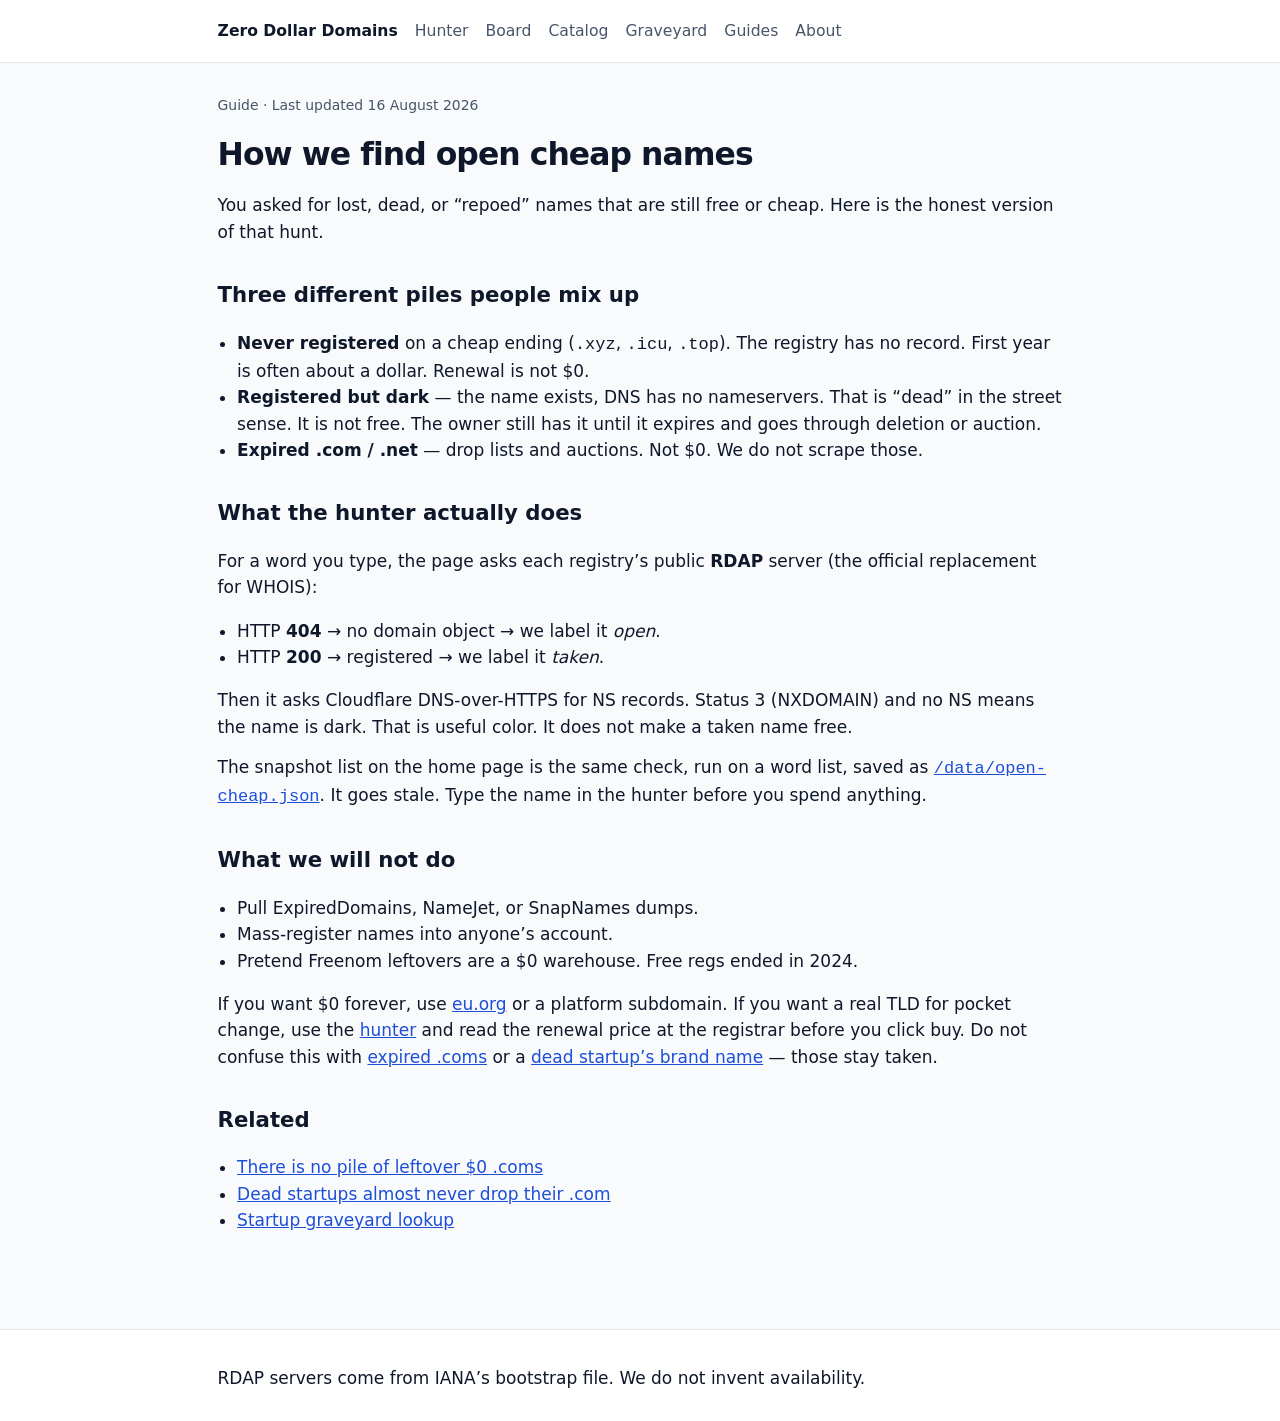
<file: guides/how-we-find-open-cheap-names.html>
<!DOCTYPE html>
<html lang="en">
<head>
  <meta charset="utf-8">
  <meta name="viewport" content="width=device-width, initial-scale=1">
  <meta name="robots" content="index,follow">
  <title>How we find open cheap domain names</title>
  <meta name="description" content="RDAP 404 means a name is not in the registry. That is how this site hunts unused cheap TLDs. It is not an expired-.com scrape.">
  <link rel="canonical" href="https://arynjennen1989-stack.github.io/guides/how-we-find-open-cheap-names.html">
  <meta property="og:title" content="How we find open cheap domain names">
  <meta property="og:description" content="RDAP 404 means a name is not in the registry. That is how this site hunts unused cheap TLDs. It is not an expired-.com scrape.">
  <meta property="og:url" content="https://arynjennen1989-stack.github.io/guides/how-we-find-open-cheap-names.html">
  <meta property="og:type" content="article">
  <link rel="stylesheet" href="/assets/style.css">
  <link rel="icon" href="/assets/favicon.svg" type="image/svg+xml">
  <link rel="apple-touch-icon" href="/assets/apple-touch-icon.png">
  <meta property="og:image" content="https://arynjennen1989-stack.github.io/assets/og.png">
  <meta property="og:image:alt" content="Zero Dollar Domains — hunt $0 programs and cheap open TLDs">
  <meta name="twitter:card" content="summary_large_image">
  <meta name="twitter:title" content="How we find open cheap domain names">
  <meta name="twitter:description" content="RDAP 404 means unregistered. That is not an expired-.com scrape.">
  <meta name="twitter:image" content="https://arynjennen1989-stack.github.io/assets/og.png">
  <script type="application/ld+json">
  {"@context": "https://schema.org", "@type": "Article", "headline": "How we find open cheap domain names", "description": "RDAP 404 means a name is not in the registry. That is how this site hunts unused cheap TLDs. It is not an expired-.com scrape.", "datePublished": "2026-08-15", "dateModified": "2026-08-18", "author": {"@type": "Person", "name": "Aryn Jennen"}, "publisher": {"@type": "Person", "name": "Aryn Jennen"}, "image": "https://arynjennen1989-stack.github.io/assets/og.png", "mainEntityOfPage": "https://arynjennen1989-stack.github.io/guides/how-we-find-open-cheap-names.html", "url": "https://arynjennen1989-stack.github.io/guides/how-we-find-open-cheap-names.html"}
  </script>
  <script type="application/ld+json">
  {"@context": "https://schema.org", "@type": "BreadcrumbList", "itemListElement": [{"@type": "ListItem", "position": 1, "name": "Home", "item": "https://arynjennen1989-stack.github.io/"}, {"@type": "ListItem", "position": 2, "name": "Guides", "item": "https://arynjennen1989-stack.github.io/guides/"}, {"@type": "ListItem", "position": 3, "name": "How we find open names", "item": "https://arynjennen1989-stack.github.io/guides/how-we-find-open-cheap-names.html"}]}
  </script>
</head>
<body>
  <header>
    <div class="wrap">
      <nav>
        <a class="brand" href="/">Zero Dollar Domains</a>
        <a href="/#hunt">Hunter</a>
        <a href="/board.html">Board</a>
        <a href="/catalog.html">Catalog</a>
        <a href="/graveyard.html">Graveyard</a>
        <a href="/guides/">Guides</a>
        <a href="/about.html">About</a>
      </nav>
    </div>
  </header>
  <main class="wrap">
    <article>
      <p class="meta">Guide · Last updated 16 August 2026</p>
      <h1>How we find open cheap names</h1>
      <p>You asked for lost, dead, or “repoed” names that are still free or cheap. Here is the honest version of that hunt.</p>

      <h2>Three different piles people mix up</h2>
      <ul class="plain">
        <li><strong>Never registered</strong> on a cheap ending (<code>.xyz</code>, <code>.icu</code>, <code>.top</code>). The registry has no record. First year is often about a dollar. Renewal is not $0.</li>
        <li><strong>Registered but dark</strong> — the name exists, DNS has no nameservers. That is “dead” in the street sense. It is not free. The owner still has it until it expires and goes through deletion or auction.</li>
        <li><strong>Expired .com / .net</strong> — drop lists and auctions. Not $0. We do not scrape those.</li>
      </ul>

      <h2>What the hunter actually does</h2>
      <p>For a word you type, the page asks each registry’s public <strong>RDAP</strong> server (the official replacement for WHOIS):</p>
      <ul class="plain">
        <li>HTTP <strong>404</strong> → no domain object → we label it <em>open</em>.</li>
        <li>HTTP <strong>200</strong> → registered → we label it <em>taken</em>.</li>
      </ul>
      <p>Then it asks Cloudflare DNS-over-HTTPS for NS records. Status 3 (NXDOMAIN) and no NS means the name is dark. That is useful color. It does not make a taken name free.</p>
      <p>The snapshot list on the home page is the same check, run on a word list, saved as <a href="/data/open-cheap.json"><code>/data/open-cheap.json</code></a>. It goes stale. Type the name in the hunter before you spend anything.</p>

      <h2>What we will not do</h2>
      <ul class="plain">
        <li>Pull ExpiredDomains, NameJet, or SnapNames dumps.</li>
        <li>Mass-register names into anyone’s account.</li>
        <li>Pretend Freenom leftovers are a $0 warehouse. Free regs ended in 2024.</li>
      </ul>
      <p>If you want $0 forever, use <a href="/guides/how-to-get-a-free-eu-org-domain.html">eu.org</a> or a platform subdomain. If you want a real TLD for pocket change, use the <a href="/#hunt">hunter</a> and read the renewal price at the registrar before you click buy. Do not confuse this with <a href="/guides/there-are-no-free-leftover-dotcoms.html">expired .coms</a> or a <a href="/guides/dead-startups-keep-their-domains.html">dead startup’s brand name</a> — those stay taken.</p>
      <h2>Related</h2>
      <ul class="plain">
        <li><a href="/guides/there-are-no-free-leftover-dotcoms.html">There is no pile of leftover $0 .coms</a></li>
        <li><a href="/guides/dead-startups-keep-their-domains.html">Dead startups almost never drop their .com</a></li>
        <li><a href="/graveyard.html">Startup graveyard lookup</a></li>
      </ul>
    </article>
  </main>
  <footer>
    <div class="wrap">
      <p>RDAP servers come from IANA’s bootstrap file. We do not invent availability.</p>
    </div>
  </footer>
</body>
</html>
</file>
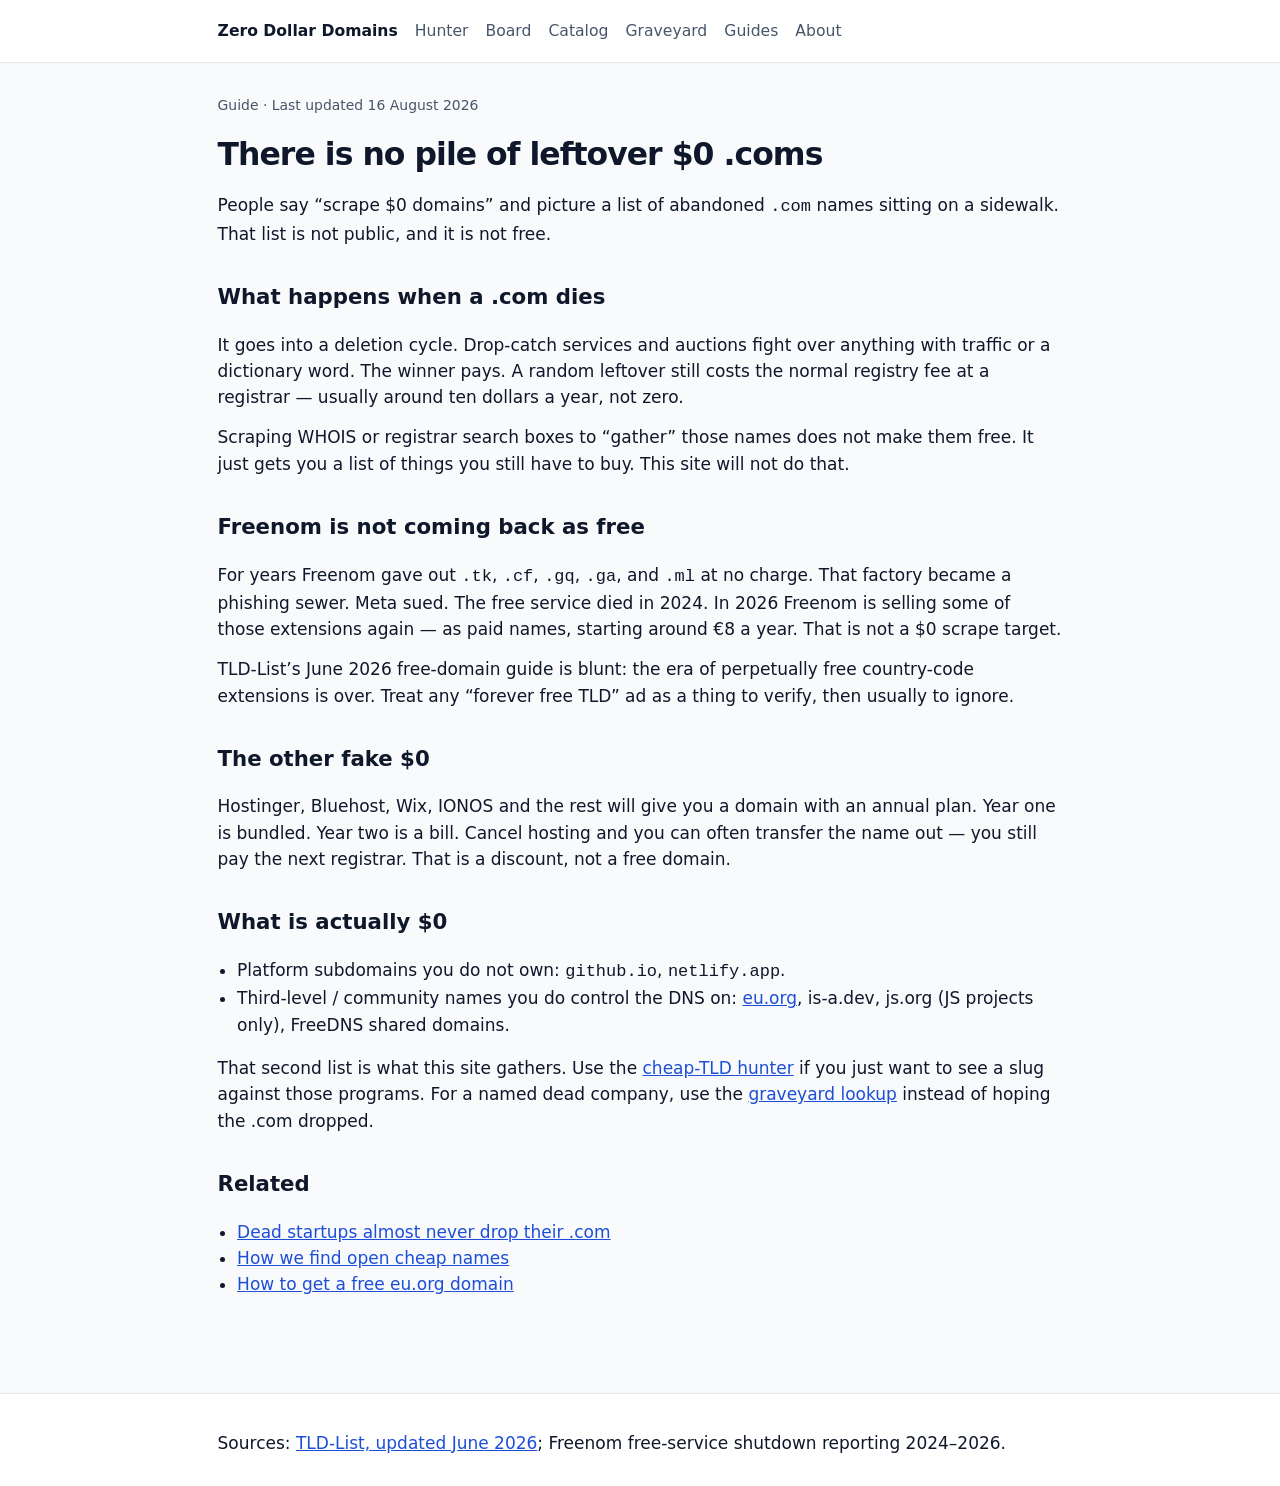
<file: guides/there-are-no-free-leftover-dotcoms.html>
<!DOCTYPE html>
<html lang="en">
<head>
  <meta charset="utf-8">
  <meta name="viewport" content="width=device-width, initial-scale=1">
  <meta name="robots" content="index,follow">
  <title>There is no pile of leftover $0 .com domains</title>
  <meta name="description" content="Expired .coms go to auction. Freenom free regs ended in 2024. What “$0 domain” still means in 2026.">
  <link rel="canonical" href="https://arynjennen1989-stack.github.io/guides/there-are-no-free-leftover-dotcoms.html">
  <meta property="og:title" content="There is no pile of leftover $0 .com domains">
  <meta property="og:description" content="Expired .coms go to auction. Freenom free regs ended in 2024. What “$0 domain” still means in 2026.">
  <meta property="og:url" content="https://arynjennen1989-stack.github.io/guides/there-are-no-free-leftover-dotcoms.html">
  <meta property="og:type" content="article">
  <link rel="stylesheet" href="/assets/style.css">
  <link rel="icon" href="/assets/favicon.svg" type="image/svg+xml">
  <link rel="apple-touch-icon" href="/assets/apple-touch-icon.png">
  <meta property="og:image" content="https://arynjennen1989-stack.github.io/assets/og.png">
  <meta property="og:image:alt" content="Zero Dollar Domains — hunt $0 programs and cheap open TLDs">
  <meta name="twitter:card" content="summary_large_image">
  <meta name="twitter:title" content="There is no pile of leftover $0 .com domains">
  <meta name="twitter:description" content="Expired .coms go to auction. What a $0 domain still means in 2026.">
  <meta name="twitter:image" content="https://arynjennen1989-stack.github.io/assets/og.png">
  <script type="application/ld+json">
  {"@context": "https://schema.org", "@type": "Article", "headline": "There is no pile of leftover $0 .com domains", "description": "Expired .coms go to auction. Freenom free regs ended in 2024. What “$0 domain” still means in 2026.", "datePublished": "2026-08-15", "dateModified": "2026-08-18", "author": {"@type": "Person", "name": "Aryn Jennen"}, "publisher": {"@type": "Person", "name": "Aryn Jennen"}, "image": "https://arynjennen1989-stack.github.io/assets/og.png", "mainEntityOfPage": "https://arynjennen1989-stack.github.io/guides/there-are-no-free-leftover-dotcoms.html", "url": "https://arynjennen1989-stack.github.io/guides/there-are-no-free-leftover-dotcoms.html"}
  </script>
  <script type="application/ld+json">
  {"@context": "https://schema.org", "@type": "BreadcrumbList", "itemListElement": [{"@type": "ListItem", "position": 1, "name": "Home", "item": "https://arynjennen1989-stack.github.io/"}, {"@type": "ListItem", "position": 2, "name": "Guides", "item": "https://arynjennen1989-stack.github.io/guides/"}, {"@type": "ListItem", "position": 3, "name": "No leftover $0 .coms", "item": "https://arynjennen1989-stack.github.io/guides/there-are-no-free-leftover-dotcoms.html"}]}
  </script>
</head>
<body>
  <header>
    <div class="wrap">
      <nav>
        <a class="brand" href="/">Zero Dollar Domains</a>
        <a href="/#hunt">Hunter</a>
        <a href="/board.html">Board</a>
        <a href="/catalog.html">Catalog</a>
        <a href="/graveyard.html">Graveyard</a>
        <a href="/guides/">Guides</a>
        <a href="/about.html">About</a>
      </nav>
    </div>
  </header>
  <main class="wrap">
    <article>
      <p class="meta">Guide · Last updated 16 August 2026</p>
      <h1>There is no pile of leftover $0 .coms</h1>
      <p>People say “scrape $0 domains” and picture a list of abandoned <code>.com</code> names sitting on a sidewalk. That list is not public, and it is not free.</p>

      <h2>What happens when a .com dies</h2>
      <p>It goes into a deletion cycle. Drop-catch services and auctions fight over anything with traffic or a dictionary word. The winner pays. A random leftover still costs the normal registry fee at a registrar — usually around ten dollars a year, not zero.</p>
      <p>Scraping WHOIS or registrar search boxes to “gather” those names does not make them free. It just gets you a list of things you still have to buy. This site will not do that.</p>

      <h2>Freenom is not coming back as free</h2>
      <p>For years Freenom gave out <code>.tk</code>, <code>.cf</code>, <code>.gq</code>, <code>.ga</code>, and <code>.ml</code> at no charge. That factory became a phishing sewer. Meta sued. The free service died in 2024. In 2026 Freenom is selling some of those extensions again — as paid names, starting around €8 a year. That is not a $0 scrape target.</p>
      <p>TLD-List’s June 2026 free-domain guide is blunt: the era of perpetually free country-code extensions is over. Treat any “forever free TLD” ad as a thing to verify, then usually to ignore.</p>

      <h2>The other fake $0</h2>
      <p>Hostinger, Bluehost, Wix, IONOS and the rest will give you a domain with an annual plan. Year one is bundled. Year two is a bill. Cancel hosting and you can often transfer the name out — you still pay the next registrar. That is a discount, not a free domain.</p>

      <h2>What is actually $0</h2>
      <ul class="plain">
        <li>Platform subdomains you do not own: <code>github.io</code>, <code>netlify.app</code>.</li>
        <li>Third-level / community names you do control the DNS on: <a href="/guides/how-to-get-a-free-eu-org-domain.html">eu.org</a>, is-a.dev, js.org (JS projects only), FreeDNS shared domains.</li>
      </ul>
      <p>That second list is what this site gathers. Use the <a href="/#hunt">cheap-TLD hunter</a> if you just want to see a slug against those programs. For a named dead company, use the <a href="/graveyard.html">graveyard lookup</a> instead of hoping the .com dropped.</p>
      <h2>Related</h2>
      <ul class="plain">
        <li><a href="/guides/dead-startups-keep-their-domains.html">Dead startups almost never drop their .com</a></li>
        <li><a href="/guides/how-we-find-open-cheap-names.html">How we find open cheap names</a></li>
        <li><a href="/guides/how-to-get-a-free-eu-org-domain.html">How to get a free eu.org domain</a></li>
      </ul>
    </article>
  </main>
  <footer>
    <div class="wrap">
      <p>Sources: <a href="https://tld-list.com/blog/free-domains">TLD-List, updated June 2026</a>; Freenom free-service shutdown reporting 2024–2026.</p>
    </div>
  </footer>
</body>
</html>
</file>
<file: assets/style.css>
:root {
  --ink: #0f172a;
  --muted: #475569;
  --bg: #f8fafc;
  --card: #fff;
  --line: #e2e8f0;
  --ok: #047857;
  --warn: #b45309;
  --bad: #b91c1c;
  --accent: #1d4ed8;
}
* { box-sizing: border-box; }
html { font-size: 17px; }
body {
  margin: 0;
  font-family: ui-sans-serif, system-ui, -apple-system, sans-serif;
  color: var(--ink);
  background: var(--bg);
  line-height: 1.55;
}
a { color: var(--accent); }
header, footer { background: #fff; border-bottom: 1px solid var(--line); }
footer { border-top: 1px solid var(--line); border-bottom: 0; margin-top: 3.5rem; }
.wrap { max-width: 52rem; margin: 0 auto; padding: 1.1rem 1.15rem; }
nav { display: flex; gap: 1rem; align-items: baseline; flex-wrap: wrap; }
nav .brand { font-weight: 750; color: var(--ink); text-decoration: none; }
nav a { text-decoration: none; color: var(--muted); font-size: 0.92rem; }
h1 { font-size: 1.85rem; letter-spacing: -0.03em; margin: 0.35rem 0 0.7rem; }
h2 { font-size: 1.25rem; margin-top: 2rem; }
.lede { font-size: 1.05rem; color: var(--muted); }
.meta { font-size: 0.82rem; color: var(--muted); }
.disclaimer {
  font-size: 0.88rem;
  color: var(--muted);
  background: #fff;
  border: 1px dashed var(--line);
  padding: 0.75rem 0.9rem;
}
table { width: 100%; border-collapse: collapse; background: #fff; font-size: 0.92rem; display: block; overflow-x: auto; }
thead, tbody, tr { width: 100%; }
table thead, table tbody { display: table; width: 100%; }
th, td { text-align: left; padding: 0.55rem 0.6rem; border-bottom: 1px solid var(--line); vertical-align: top; }
th { font-size: 0.75rem; text-transform: uppercase; letter-spacing: 0.04em; color: var(--muted); }
.tag {
  display: inline-block;
  font-size: 0.72rem;
  font-weight: 700;
  letter-spacing: 0.03em;
  text-transform: uppercase;
  padding: 0.12rem 0.4rem;
  border-radius: 999px;
}
.tag-free { background: #d1fae5; color: var(--ok); }
.tag-promo { background: #ffedd5; color: var(--warn); }
.tag-dead { background: #fee2e2; color: var(--bad); }
.cards { display: grid; gap: 0.85rem; margin: 1.4rem 0; }
@media (min-width: 720px) { .cards { grid-template-columns: 1fr 1fr; } }
.card {
  background: var(--card);
  border: 1px solid var(--line);
  border-radius: 10px;
  padding: 0.95rem 1rem;
}
.card h2, .card h3 { margin: 0.2rem 0 0.45rem; font-size: 1.05rem; }
.finder { background: #fff; border: 1px solid var(--line); border-radius: 10px; padding: 1rem; }
.finder label { display: block; font-size: 0.82rem; font-weight: 600; margin-bottom: 0.35rem; }
.row { display: flex; gap: 0.5rem; flex-wrap: wrap; }
.row input {
  flex: 1 1 12rem;
  padding: 0.55rem 0.65rem;
  border: 1px solid var(--line);
  border-radius: 8px;
  font: inherit;
}
.row button {
  background: var(--ink);
  color: #fff;
  border: 0;
  border-radius: 8px;
  padding: 0.55rem 0.85rem;
  font: inherit;
  font-weight: 600;
  cursor: pointer;
}
#results { margin-top: 0.85rem; }
#results li { margin: 0.35rem 0; }
ul.plain { padding-left: 1.15rem; }
article p { margin: 0.8rem 0; }
</file>
